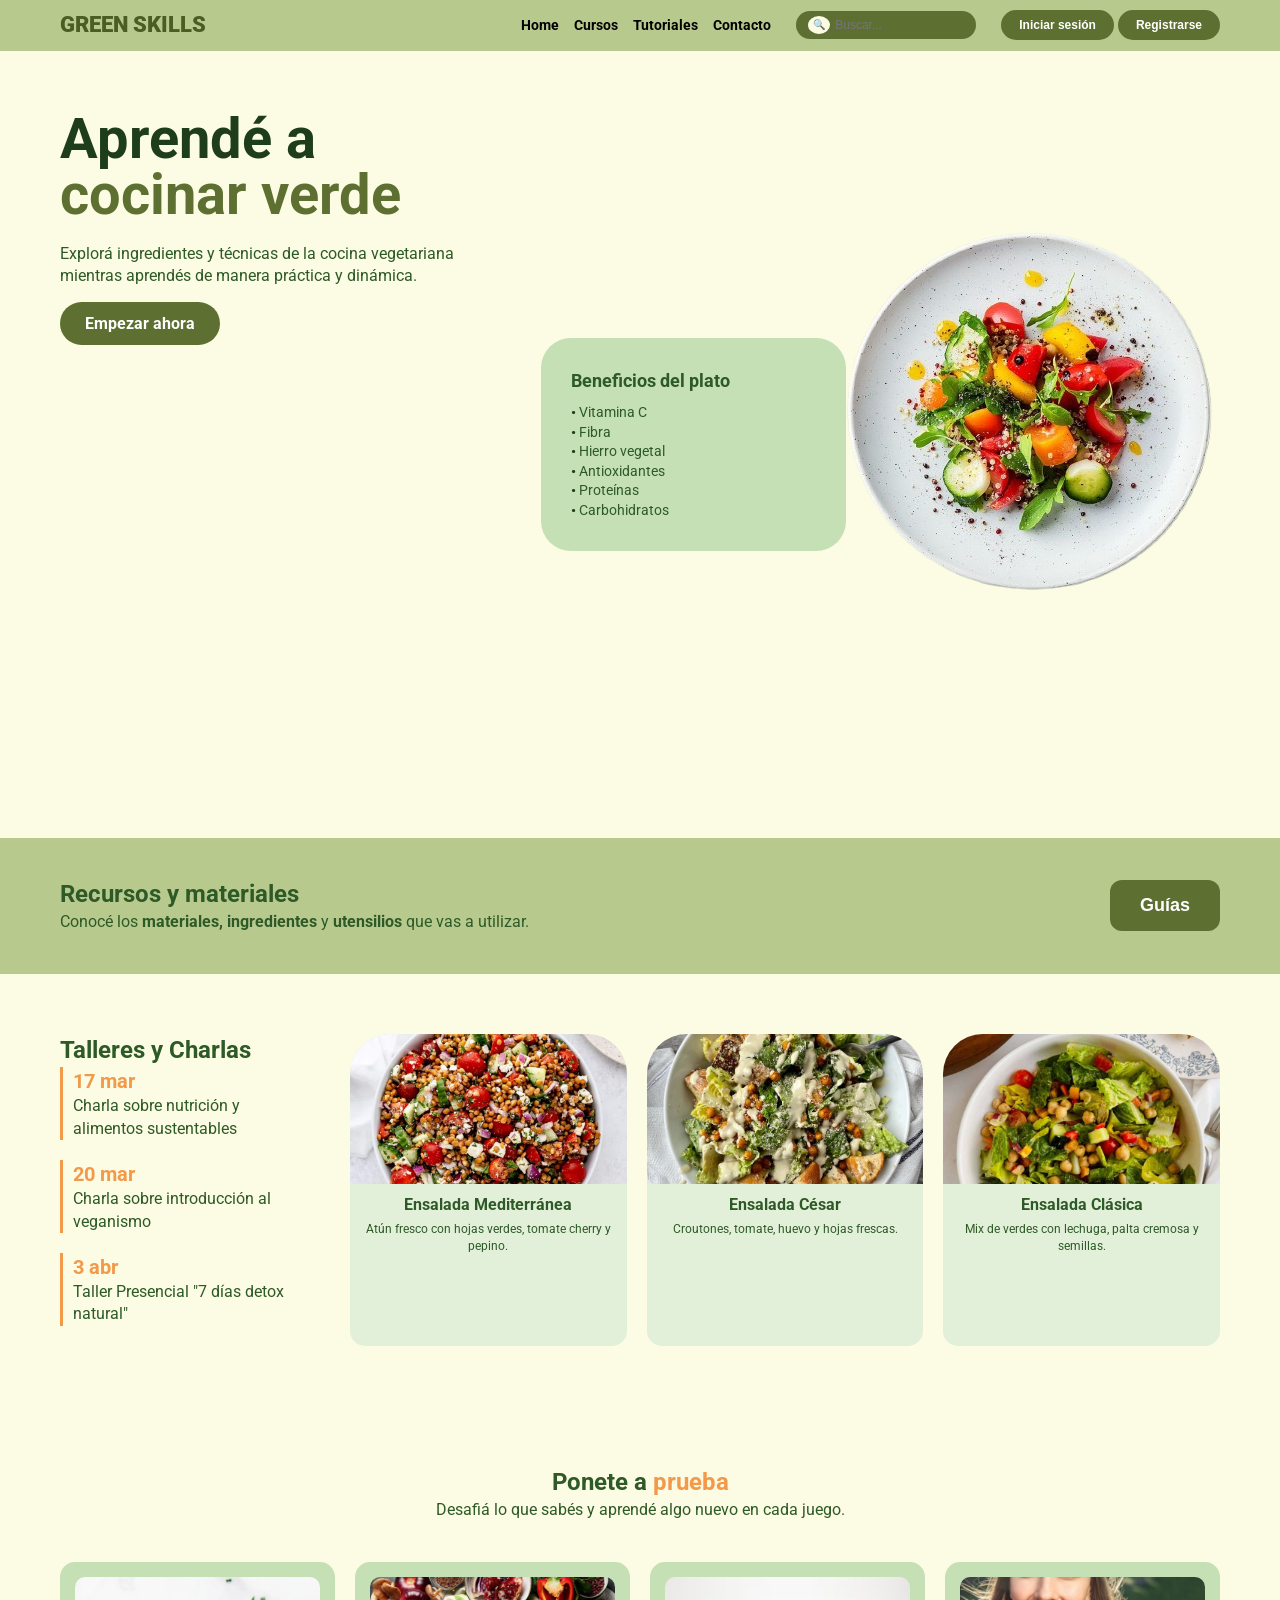
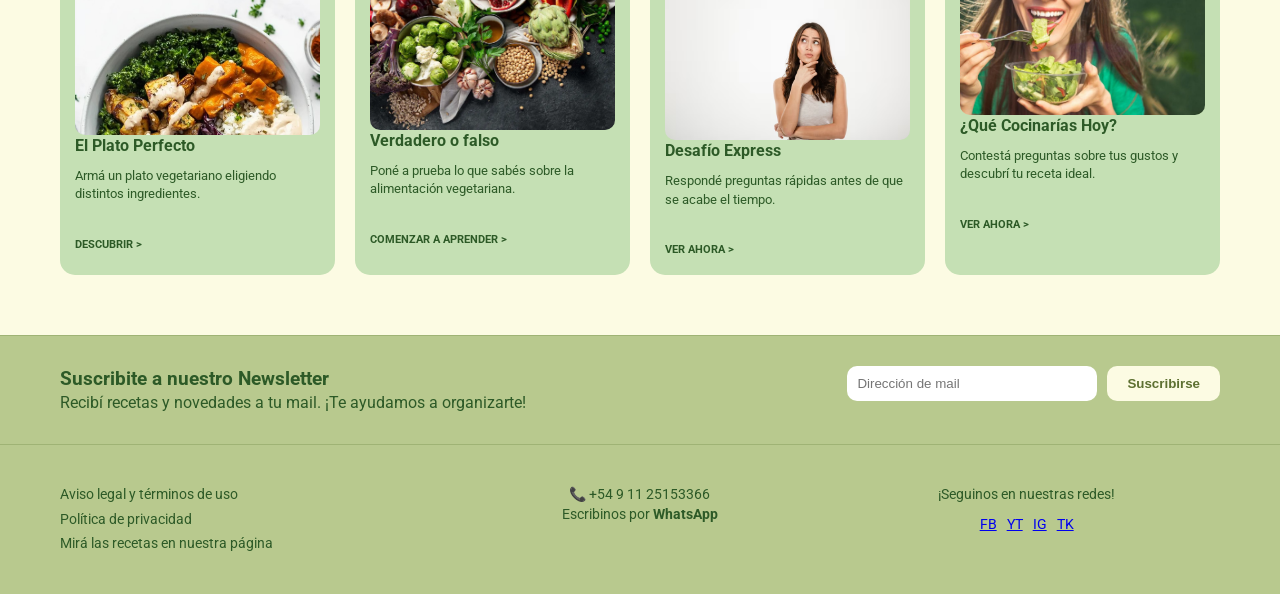
<file: index.html>
<!DOCTYPE html>
<html lang="es">
<head>
    <meta charset="UTF-8">
    <meta name="viewport" content="width=device-width, initial-scale=1.0">
    <title>Green Skills - Inicio</title>
    <link rel="preconnect" href="https://fonts.googleapis.com">
    <link rel="preconnect" href="https://fonts.gstatic.com" crossorigin>
    <link href="https://fonts.googleapis.com/css2?family=Roboto:wght@400;700;900&display=swap" rel="stylesheet">
    <link rel="stylesheet" href="style.css">
</head>
<body>
    <!-- HEADER -->
    <header class="header-principal">
        <div class="contenedor-centrado header-flex">
            <a href="index.html" id="logo-texto">GREEN SKILLS</a>
            <section class="header-derecha"> 
                <nav id="principal1">
                    <ul>
                        <li><a href="index.html">Home</a></li>
                        <li><a href="cursos.html">Cursos</a></li>
                        <li><a href="tutoriales.html">Tutoriales</a></li>
                        <li><a href="contacto.html">Contacto</a></li>
                    </ul>
                </nav>
                <div class="search-bar">
                    <span class="lupa">🔍</span>
                    <input type="text" placeholder="Buscar...">
                </div>
                <div class="botones-auth">
                    <button class="btn-login">Iniciar sesión</button>
                    <button class="btn-reg">Registrarse</button>
                </div>
    </header>
    <main>
        <!-- HERO -->
        <section class="seccion-hero">
            <div class="contenedor-centrado hero-flex">
                <div class="hero-texto">
                    <h1>Aprendé a <span>cocinar verde</span></h1>
                    <p>Explorá ingredientes y técnicas de la cocina vegetariana mientras aprendés de manera práctica y dinámica.</p>
                    <a href="#" class="boton-principal">Empezar ahora</a>

                </div>
                <div class="hero-visual">
                    <aside class="cuadro-beneficios">
                        <h3>Beneficios del plato</h3>
                        <ul>
                            <li>Vitamina C</li>
                            <li>Fibra</li>
                            <li>Hierro vegetal</li>
                            <li>Antioxidantes</li>
                            <li>Proteínas</li>
                            <li>Carbohidratos</li>
                        </ul>
                    </aside>
                    <img src="fotos/platoprincipal.png" alt="Plato de ensalada fresca" class="plato-overlap">
                </div>
        </section>

        <!-- RECURSOS -->
        <section class="seccion-recursos">
            <div class="contenedor-centrado recursos-flex">
                <div class="texto-recursos">
                    <h2>Recursos y materiales</h2>
                    <p>Conocé los <strong>materiales, ingredientes</strong> y <strong>utensilios</strong> que vas a utilizar.</p>
            </div>
                <div class="botones-recursos">
                    <!-- Envolvemos el botón con el enlace al nuevo archivo -->
                    <a href="guias.html" style="text-decoration: none;">
                        <button class="pildora-oscura">Guías</button>
                    </a>
                </div>
        </section>
        <!-- TALLERES -->
        <section class="seccion-talleres">
            <div class="contenedor-centrado talleres-layout">
                <div class="lista-fechas">
                    <h2>Talleres y Charlas</h2>
                    <article class="item-fecha"><strong>17 mar</strong> <p>Charla sobre nutrición y alimentos sustentables</p></article>
                    <article class="item-fecha"><strong>20 mar</strong> <p>Charla sobre introducción al veganismo</p></article>
                    <article class="item-fecha"><strong>3 abr</strong> <p>Taller Presencial "7 días detox natural"</p></article>
                </div>
                <div class="grilla-talleres">
                    <article class="tarjeta-taller">
                        <img src="fotos/ensaladamed.jpg" alt="Ensalada Mediterránea">
                        <h3>Ensalada Mediterránea</h3>
                        <p>Atún fresco con hojas verdes, tomate cherry y pepino.</p>
                    </article>
                    <article class="tarjeta-taller">
                        <img src="fotos/ensaladacesar.jpg" alt="Ensalada César">
                        <h3>Ensalada César</h3>
                        <p>Croutones, tomate, huevo y hojas frescas.</p>
                    </article>
                    <article class="tarjeta-taller">
                        <img src="fotos/ensaladaclasica.jpg" alt="Ensalada Clásica">
                        <h3>Ensalada Clásica</h3>
                        <p>Mix de verdes con lechuga, palta cremosa y semillas.</p>
                    </article>
                </div>
        </section>
        <!-- JUEGOS -->
        <section class="seccion-juegos">
            <div class="contenedor-centrado">
                <div class="titulo-juegos">
                    <h2>Ponete a <span>prueba</span></h2>
                    <p>Desafiá lo que sabés y aprendé algo nuevo en cada juego.</p>
                </div>
                <div class="grilla-juegos">
                    <article class="tarjeta-juego">
                        <figure><img src="fotos/platoperfecto.jpg" alt="Miniatura Juego El Plato Perfecto"></figure>
                        <h4>El Plato Perfecto</h4>
                        <p>Armá un plato vegetariano eligiendo distintos ingredientes.</p>
                        <a href="#">DESCUBRIR ></a>
                    </article>
                    <article class="tarjeta-juego">
                        <figure><img src="fotos/verdaderoofalso.jpg" alt="Miniatura Juego Verdadero o Falso"></figure>
                        <h4>Verdadero o falso</h4>
                        <p>Poné a prueba lo que sabés sobre la alimentación vegetariana.</p>
                        <a href="#">COMENZAR A APRENDER ></a>
                    </article>
                    <article class="tarjeta-juego">
                        <figure><img src="fotos/desafio.jpg" alt="Miniatura Juego Desafío Express"></figure>
                        <h4>Desafío Express</h4>
                        <p>Respondé preguntas rápidas antes de que se acabe el tiempo.</p>
                        <a href="#">VER AHORA ></a>
                    </article>
                    <article class="tarjeta-juego">
                        <figure><img src="fotos/cocinarashoy.jpg" alt="Miniatura Juego Receta Ideal"></figure>
                        <h4>¿Qué Cocinarías Hoy?</h4>
                        <p>Contestá preguntas sobre tus gustos y descubrí tu receta ideal.</p>
                        <a href="#">VER AHORA ></a>
                    </article>
                </div>
        </section>
    </main>
    <!-- FOOTER -->
    <footer class="footer-total">
    <div class="newsletter">
        <div class="contenedor-centrado news-flex">
            <div class="texto-news">
                <h3>Suscribite a nuestro Newsletter</h3>
                <p>Recibí recetas y novedades a tu mail. ¡Te ayudamos a organizarte!</p>
            </div>
            <div class="input-group">
                <input type="email" id="email-input" placeholder="Dirección de mail" aria-label="Correo electrónico">
                <button id="btn-suscribir" class="btn-footer">Suscribirse</button>
            </div>
            <p id="msg-feedback" style="display: none; margin-top: 10px;"></p>
        </div>
    </div>

    <div class="footer-datos">
        <div class="contenedor-centrado footer-grid">
            <div class="footer-links">
                <a href="#">Aviso legal y términos de uso</a>
                <a href="#">Política de privacidad</a>
                <a href="#">Mirá las recetas en nuestra página</a>
            </div>
            <div class="footer-contacto">
                <p>📞 +54 9 11 25153366</p>
                <p>Escribinos por <strong>WhatsApp</strong></p>
            </div>
            <div class="footer-redes">
                <p>¡Seguinos en nuestras redes!</p>
                <div class="iconos-redes">
                    <a href="https://www.facebook.com/EasyVeggieIdeas/">FB</a> 
                    <a href="https://www.youtube.com/@vidavegana">YT</a> 
                    <a href="https://www.instagram.com/vegan/">IG</a> 
                    <a href="https://www.tiktok.com/@feedyoursoul____?_r=1&_t=ZT-967Yb3nEdzh">TK</a>
                </div>
            </div>
        </div>
    </div>
</footer>

<script src="main.js"></script>
</file>
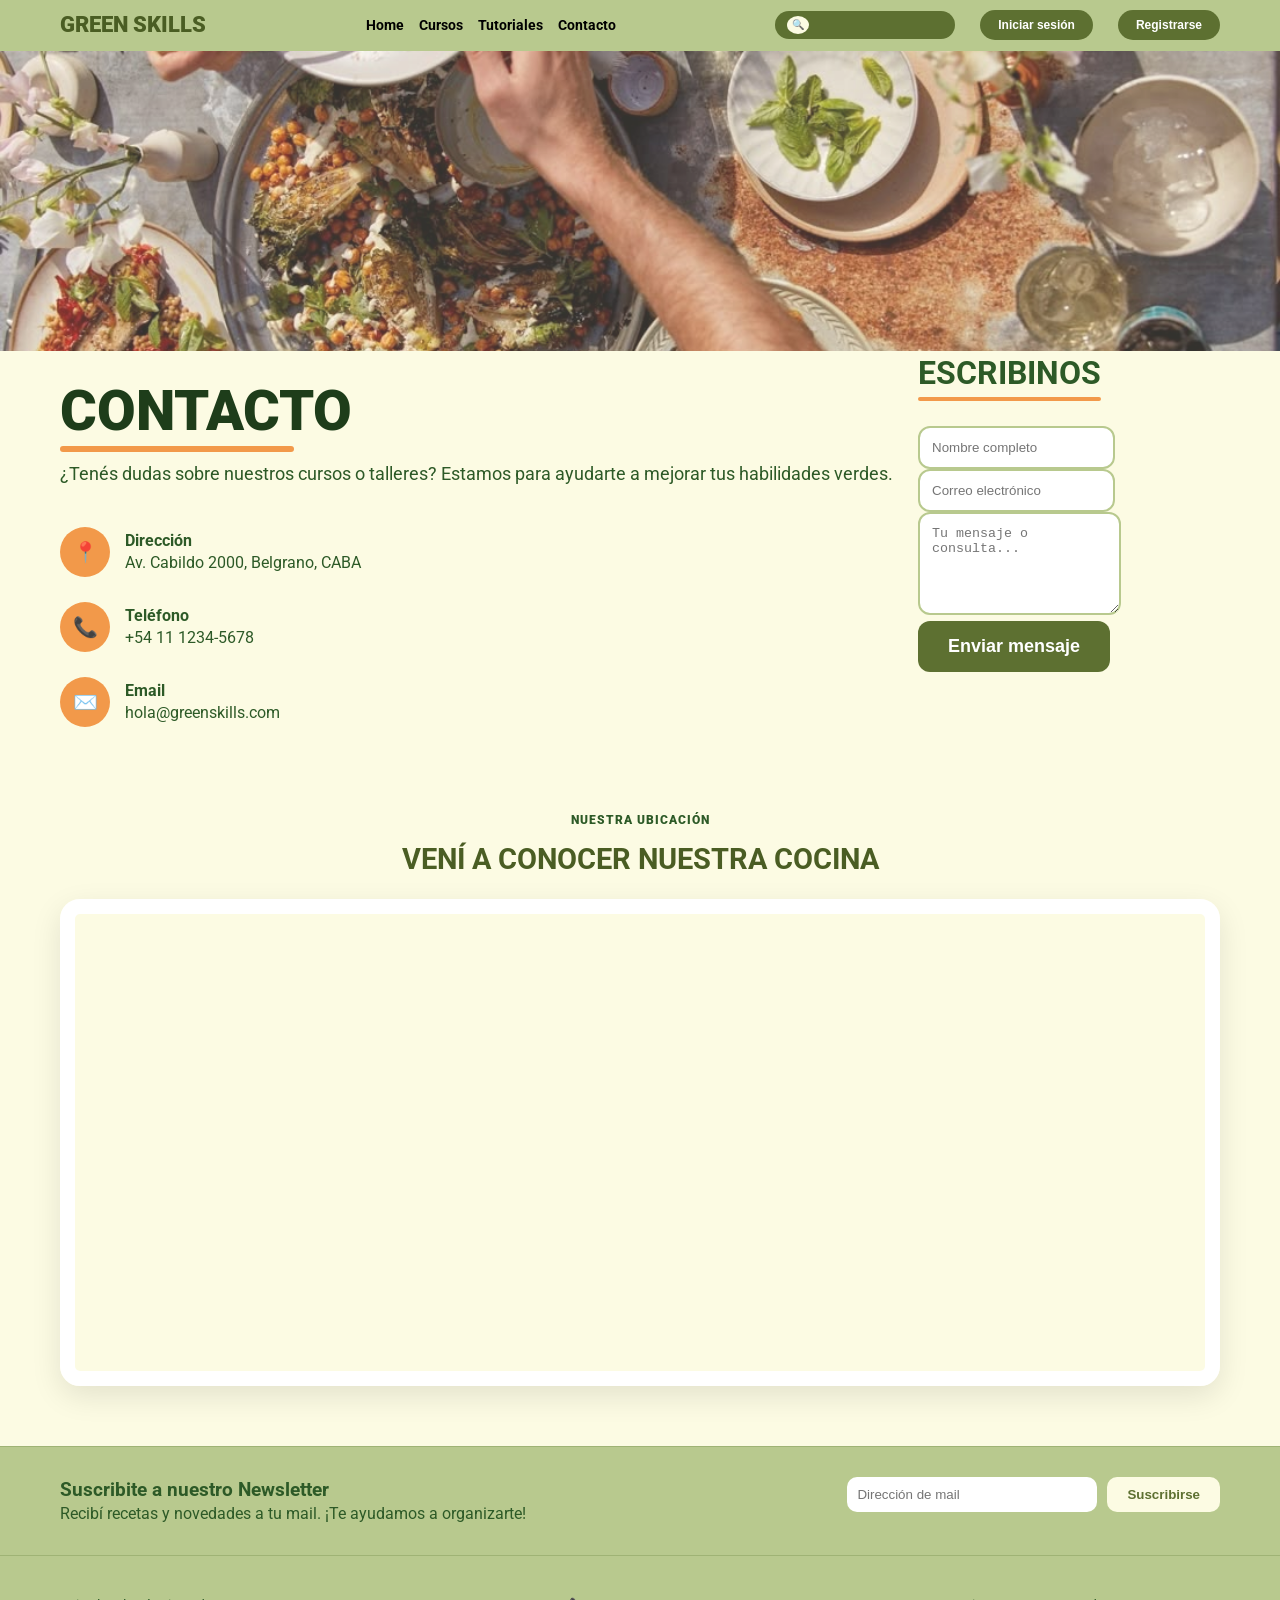
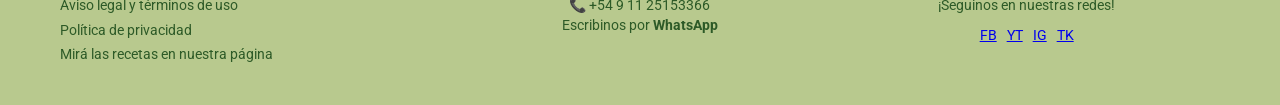
<file: contacto.html>
<!DOCTYPE html>
<html lang="es">
<head>
    <meta charset="UTF-8">
    <meta name="viewport" content="width=device-width, initial-scale=1.0">
    <title>Green Skills - Contacto</title>
    <link rel="preconnect" href="https://fonts.googleapis.com">
    <link rel="preconnect" href="https://fonts.gstatic.com" crossorigin>
    <link href="https://fonts.googleapis.com/css2?family=Roboto:wght@400;500;700;900&display=swap" rel="stylesheet">
    <link rel="stylesheet" href="style.css">
</head>
<body>
    <header class="header-principal">
        <div class="contenedor-centrado header-flex">
            <div id="logo">
                <a href="index.html" id="logo-texto">GREEN SKILLS</a>
            </div>
            <nav id="principal">
                <ul>
                    <li><a href="index.html">Home</a></li>
                    <li><a href="cursos.html">Cursos</a></li>
                    <li><a href="tutoriales.html">Tutoriales</a></li>
                    <li><a href="contacto.html">Contacto</a></li>
                </ul>
            </nav>
            <div class="header-derecha">
                <div class="search-bar">
                    <span class="lupa">🔍</span>
                    <input type="text">
                </div>
                <button class="btn-login">Iniciar sesión</button>
                <button class="btn-reg">Registrarse</button>
            </div>
        </div>
    </header>

    <main>
        <!-- HERO DE CONTACTO -->
        <section class="hero-contacto-img">
            <img src="fotos/fotocontacto.jpg" alt="Cocina vegetal">
        </section>

        <section class="contenedor-centrado seccion-contacto-layout">
            <!-- COLUMNA IZQUIERDA: INFORMACIÓN -->
            <div class="contacto-info-lado">
                <h1 class="titulo-subrayado">CONTACTO</h1>
                <p class="bajada-contacto">¿Tenés dudas sobre nuestros cursos o talleres? Estamos para ayudarte a mejorar tus habilidades verdes.</p>
                
                <div class="info-bloque">
                    <div class="icono-circular">📍</div>
                    <div class="texto-bloque">
                        <strong>Dirección</strong>
                        <span>Av. Cabildo 2000, Belgrano, CABA</span>
                    </div>
                </div>

                <div class="info-bloque">
                    <div class="icono-circular">📞</div>
                    <div class="texto-bloque">
                        <strong>Teléfono</strong>
                        <span>+54 11 1234-5678</span>
                    </div>
                </div>

                <div class="info-bloque">
                    <div class="icono-circular">✉️</div>
                    <div class="texto-bloque">
                        <strong>Email</strong>
                        <span>hola@greenskills.com</span>
                    </div>
                </div>
            </div> <!-- Cierre contacto-info-lado -->

            <!-- COLUMNA DERECHA: FORMULARIO -->
            <div class="contacto-form-lado">
                <h2 class="subrayado-naranja">ESCRIBINOS</h2>
                <form action="#" class="formulario-estilizado">
                    <div class="campo">
                        <input type="text" placeholder="Nombre completo" required>
                    </div>
                    <div class="campo">
                        <input type="email" placeholder="Correo electrónico" required>
                    </div>
                    <div class="campo">
                        <textarea placeholder="Tu mensaje o consulta..." rows="5"></textarea>
                    </div>
                    <button type="submit" class="pildora-oscura">Enviar mensaje</button>
                </form>
            </div>
        </section>

        <!-- SECCIÓN MAPA -->
        <section class="mapa-seccion">
            <div class="contenedor-centrado">
                <div class="encabezado-mapa">
                    <span class="tagline">Nuestra ubicación</span>
                    <h2>VENÍ A CONOCER NUESTRA COCINA</h2>
                </div>
                <div class="contenedor-mapa">
                    <iframe src="https://www.google.com/maps/embed?pb=!1m18!1m12!1m3!1d52571.24530315059!2d-58.4597578941868!3d-34.56107876430695!2m3!1f0!2f0!3f0!3m2!1i1024!2i768!4f13.1!3m3!1m2!1s0x95bcb5fb89c4b4cd%3A0x75c7faebfe065f0!2sPuerta!5e0!3m2!1sen!2sar!4v1778044311161!5m2!1sen!2sar" width="100%" height="450" style="border:0;" allowfullscreen="" loading="lazy" referrerpolicy="no-referrer-when-downgrade"></iframe>
                </div>
            </div>
        </section>
    </main>

    <!-- FOOTER FINAL -->
    <footer class="footer-total">
    <div class="newsletter">
        <div class="contenedor-centrado news-flex">
            <div class="texto-news">
                <h3>Suscribite a nuestro Newsletter</h3>
                <p>Recibí recetas y novedades a tu mail. ¡Te ayudamos a organizarte!</p>
            </div>
            <div class="input-group">
                <input type="email" id="email-input" placeholder="Dirección de mail" aria-label="Correo electrónico">
                <button id="btn-suscribir" class="btn-footer">Suscribirse</button>
            </div>
            <p id="msg-feedback" style="display: none; margin-top: 10px;"></p>
        </div>
    </div>

    <div class="footer-datos">
        <div class="contenedor-centrado footer-grid">
            <div class="footer-links">
                <a href="#">Aviso legal y términos de uso</a>
                <a href="#">Política de privacidad</a>
                <a href="#">Mirá las recetas en nuestra página</a>
            </div>
            <div class="footer-contacto">
                <p>📞 +54 9 11 25153366</p>
                <p>Escribinos por <strong>WhatsApp</strong></p>
            </div>
            <div class="footer-redes">
                <p>¡Seguinos en nuestras redes!</p>
                <div class="iconos-redes">
                    <a href="https://www.facebook.com/EasyVeggieIdeas/">FB</a> 
                    <a href="https://www.youtube.com/@vidavegana">YT</a> 
                    <a href="https://www.instagram.com/vegan/">IG</a> 
                    <a href="https://www.tiktok.com/@feedyoursoul____?_r=1&_t=ZT-967Yb3nEdzh">TK</a>
                </div>
            </div>
        </div>
    </div>
</footer>

<script src="main.js"></script>
</file>
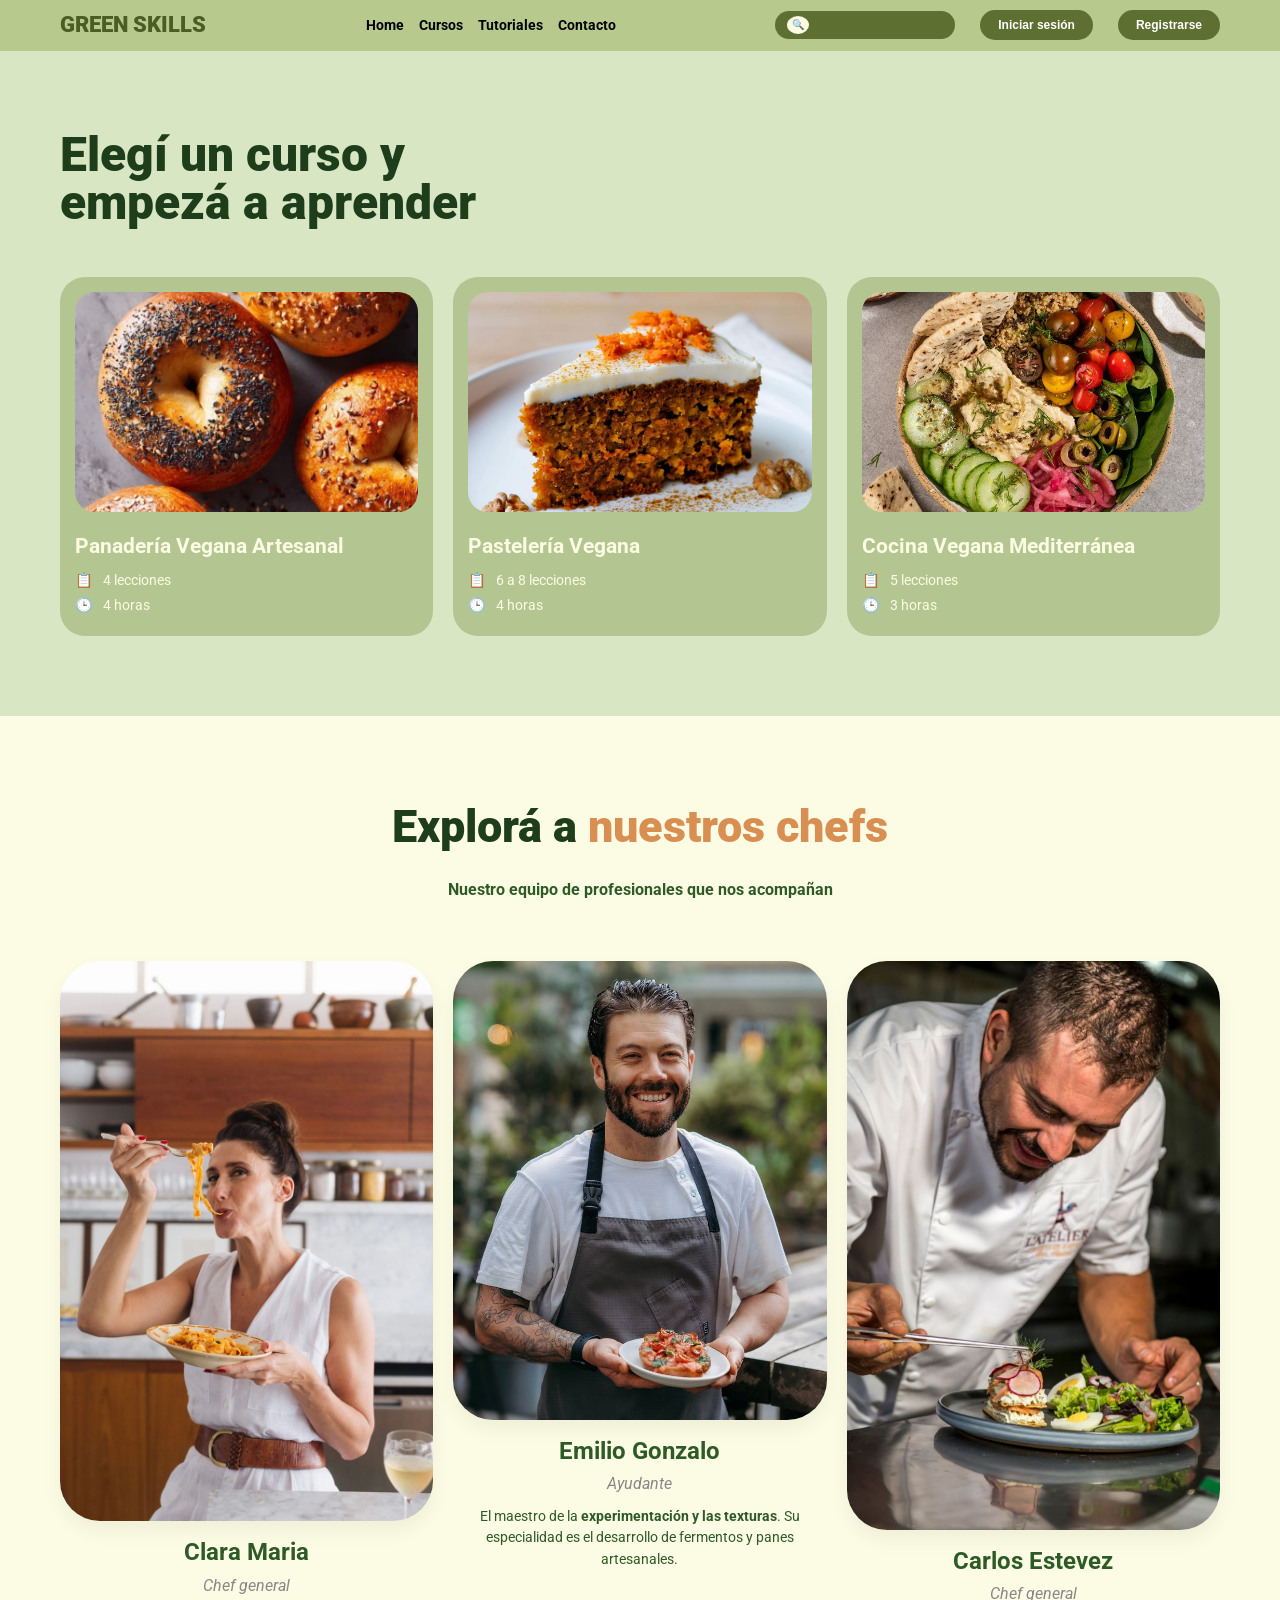
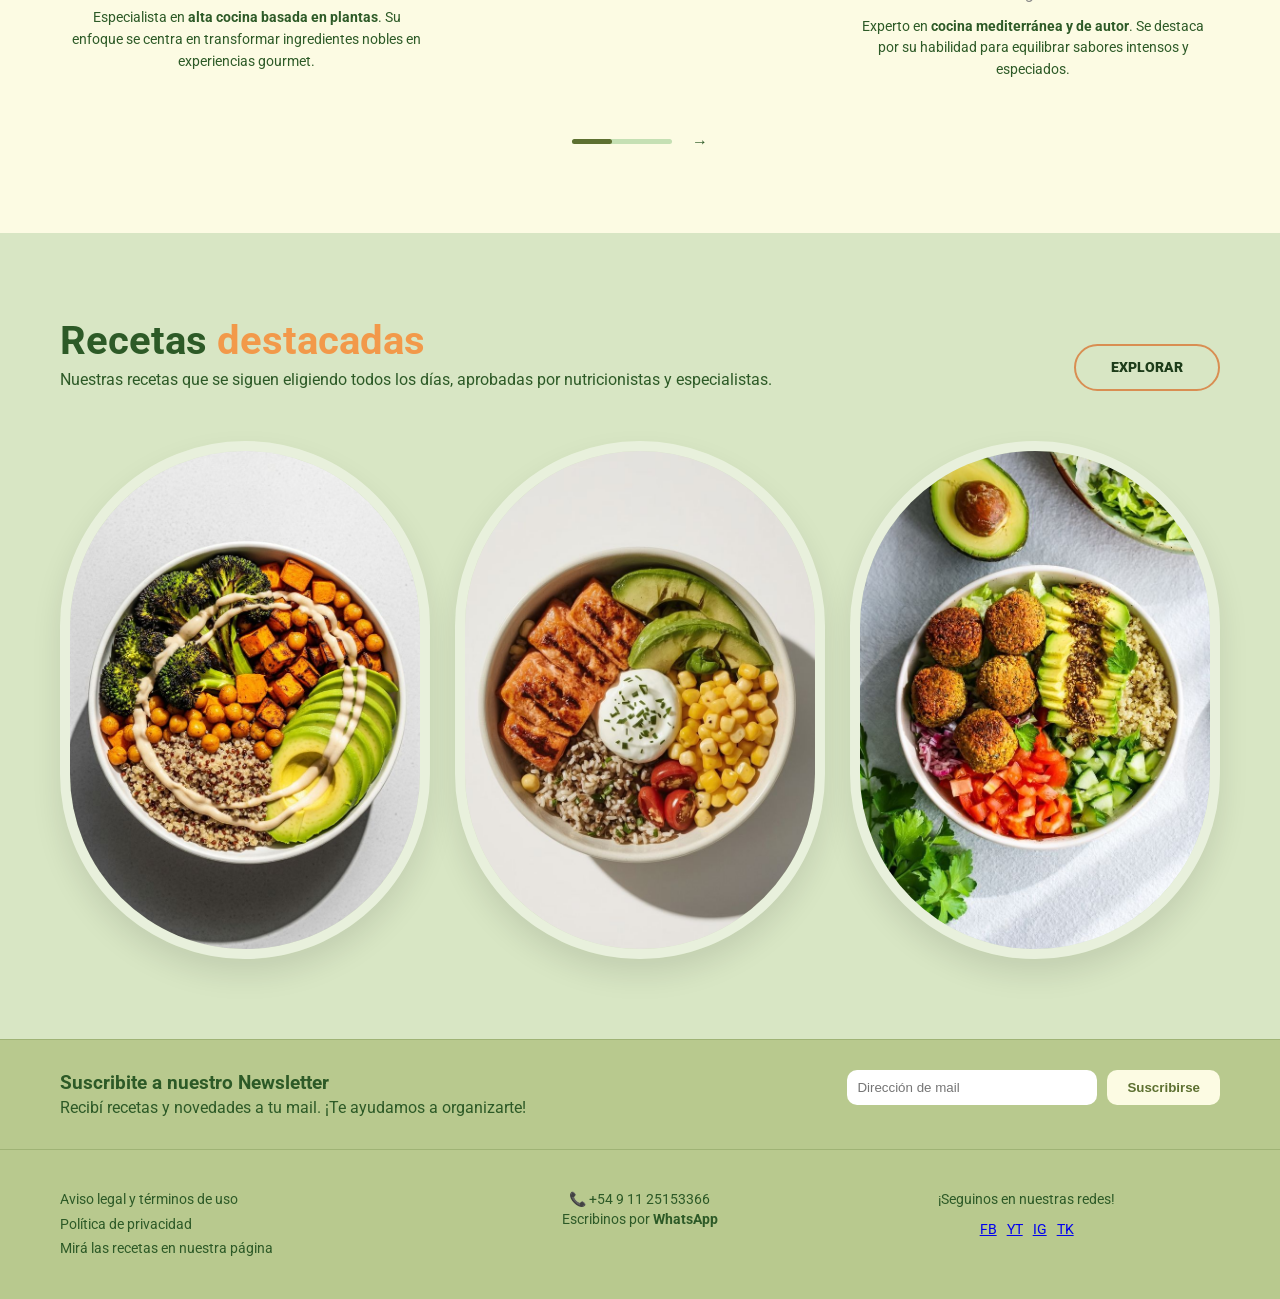
<file: cursos.html>
<!DOCTYPE html>
<html lang="es">
<head>
    <meta charset="UTF-8">
    <meta name="viewport" content="width=device-width, initial-scale=1.0">
    <title>Green Skills - Cursos</title>
    <link rel="preconnect" href="https://fonts.googleapis.com">
    <link rel="preconnect" href="https://fonts.gstatic.com" crossorigin>
    <link href="https://fonts.googleapis.com/css2?family=Roboto:wght@400;700;900&display=swap" rel="stylesheet">
    <link rel="stylesheet" href="style.css">
</head>
<body>
<header class="header-principal">
    <div class="contenedor-centrado header-flex">
        <div id="logo" style="display: flex; align-items: center; gap: 10px;">
            <a href="index.html" id="logo-texto">GREEN SKILLS</a>
        </div>
        <nav id="principal">
            <ul>
                <li><a href="index.html">Home</a></li>
                <li><a href="cursos.html">Cursos</a></li>
                <li><a href="tutoriales.html">Tutoriales</a></li>
                <li><a href="contacto.html">Contacto</a></li>
            </ul>
        </nav>
        <div class="header-derecha">
            <div class="search-bar">
                <span class="lupa">🔍</span>
                <input type="text">
            </div>
            <button class="btn-login">Iniciar sesión</button>
            <button class="btn-reg">Registrarse</button>
        </div>
    </div> </header>

<main>
    <section class="seccion-cursos-v2">
        <div class="contenedor-centrado">
            <h2 class="titulo-principal-cursos">Elegí un curso y <br> empezá a aprender</h2>
            
            <div class="grilla-cursos-v2">
                <article class="card-v2">
                    <img src="fotos/bagels.jpg" alt="Panadería Vegana">
                    <div class="card-v2-contenido">
                        <h3>Panadería Vegana Artesanal</h3>
                        <p><span class="icon">📋</span> 4 lecciones</p>
                        <p><span class="icon">🕒</span> 4 horas</p>
                    </div>
                </article>

                <article class="card-v2">
                    <img src="fotos/torta.jpg" alt="Pastelería Vegana">
                    <div class="card-v2-contenido">
                        <h3>Pastelería Vegana</h3>
                        <p><span class="icon">📋</span> 6 a 8 lecciones</p>
                        <p><span class="icon">🕒</span> 4 horas</p>
                    </div>
                </article>

                <article class="card-v2">
                    <img src="fotos/cocinameditaraneo.jpg" alt="Cocina Mediterránea">
                    <div class="card-v2-contenido">
                        <h3>Cocina Vegana Mediterránea</h3>
                        <p><span class="icon">📋</span> 5 lecciones</p>
                        <p><span class="icon">🕒</span> 3 horas</p>
                    </div>
                </article>
            </div> </div> </section>

    <section class="seccion-chefs-v2">
        <div class="contenedor-centrado">
            <div class="encabezado-v2">
                <h2>Explorá a <span class="naranja">nuestros chefs</span></h2>
                <p class="negrita">Nuestro equipo de profesionales que nos acompañan</p>
            </div>
            <div class="grilla-chefs-v2">
                <div class="chef-item">
                    <img src="fotos/chefmaria.jpg" alt="Clara Maria">
                    <h4>Clara Maria</h4>
                    <p class="puesto-chef">Chef general</p>
                    <p class="desc-chef">Especialista en <strong>alta cocina basada en plantas</strong>. Su enfoque se centra en transformar ingredientes nobles en experiencias gourmet.</p>
                </div>
                <div class="chef-item">
                    <img src="fotos/chefemilio.jpg" alt="Emilio Gonzalo">
                    <h4>Emilio Gonzalo</h4>
                    <p class="puesto-chef">Ayudante</p>
                    <p class="desc-chef">El maestro de la <strong>experimentación y las texturas</strong>. Su especialidad es el desarrollo de fermentos y panes artesanales.</p>
                </div>
                <div class="chef-item">
                    <img src="fotos/chefcarlos.jpg" alt="Carlos Estevez">
                    <h4>Carlos Estevez</h4>
                    <p class="puesto-chef">Chef general</p>
                    <p class="desc-chef">Experto en <strong>cocina mediterránea y de autor</strong>. Se destaca por su habilidad para equilibrar sabores intensos y especiados.</p>
                </div>
            </div>   
            <div class="controles-v2">
                <div class="linea-progreso">
                    <div class="progreso-activo"></div>
                </div>
                <span class="flecha-circular">→</span>
            </div>
        </div>
    </section>

    <section class="recetas-destacadas-v2">
        <div class="contenedor-centrado">
            <div class="flex-encabezado-recetas">
                <div class="texto-recetas">
                    <h2>Recetas <span class="naranja">destacadas</span></h2>
                    <p>Nuestras recetas que se siguen eligiendo todos los días, aprobadas por nutricionistas y especialistas.</p>
                </div>
                <a href="#" class="btn-explorar-v2">EXPLORAR</a>
            </div>

            <div class="grilla-platos-v2">
                <div class="plato-wrap"><img src="fotos/platodestacadoone.jpg" alt="Plato"></div>
                <div class="plato-wrap"><img src="fotos/platodesdos.jpg" alt="Plato"></div>
                <div class="plato-wrap"><img src="fotos/platodestres.jpg" alt="Plato"></div>
            </div>
        </div>
    </section>
</main>

<footer class="footer-total">
    <div class="newsletter">
        <div class="contenedor-centrado news-flex">
            <div class="texto-news">
                <h3>Suscribite a nuestro Newsletter</h3>
                <p>Recibí recetas y novedades a tu mail. ¡Te ayudamos a organizarte!</p>
            </div>
            <div class="input-group">
                <input type="email" id="email-input" placeholder="Dirección de mail" aria-label="Correo electrónico">
                <button id="btn-suscribir" class="btn-footer">Suscribirse</button>
            </div>
            <p id="msg-feedback" style="display: none; margin-top: 10px;"></p>
        </div>
    </div>

    <div class="footer-datos">
        <div class="contenedor-centrado footer-grid">
            <div class="footer-links">
                <a href="#">Aviso legal y términos de uso</a>
                <a href="#">Política de privacidad</a>
                <a href="#">Mirá las recetas en nuestra página</a>
            </div>
            <div class="footer-contacto">
                <p>📞 +54 9 11 25153366</p>
                <p>Escribinos por <strong>WhatsApp</strong></p>
            </div>
            <div class="footer-redes">
                <p>¡Seguinos en nuestras redes!</p>
                <div class="iconos-redes">
                    <a href="https://www.facebook.com/EasyVeggieIdeas/">FB</a> 
                    <a href="https://www.youtube.com/@vidavegana">YT</a> 
                    <a href="https://www.instagram.com/vegan/">IG</a> 
                    <a href="https://www.tiktok.com/@feedyoursoul____?_r=1&_t=ZT-967Yb3nEdzh">TK</a>
                </div>
            </div>
        </div>
    </div>
</footer>

<script src="main.js"></script>
</file>
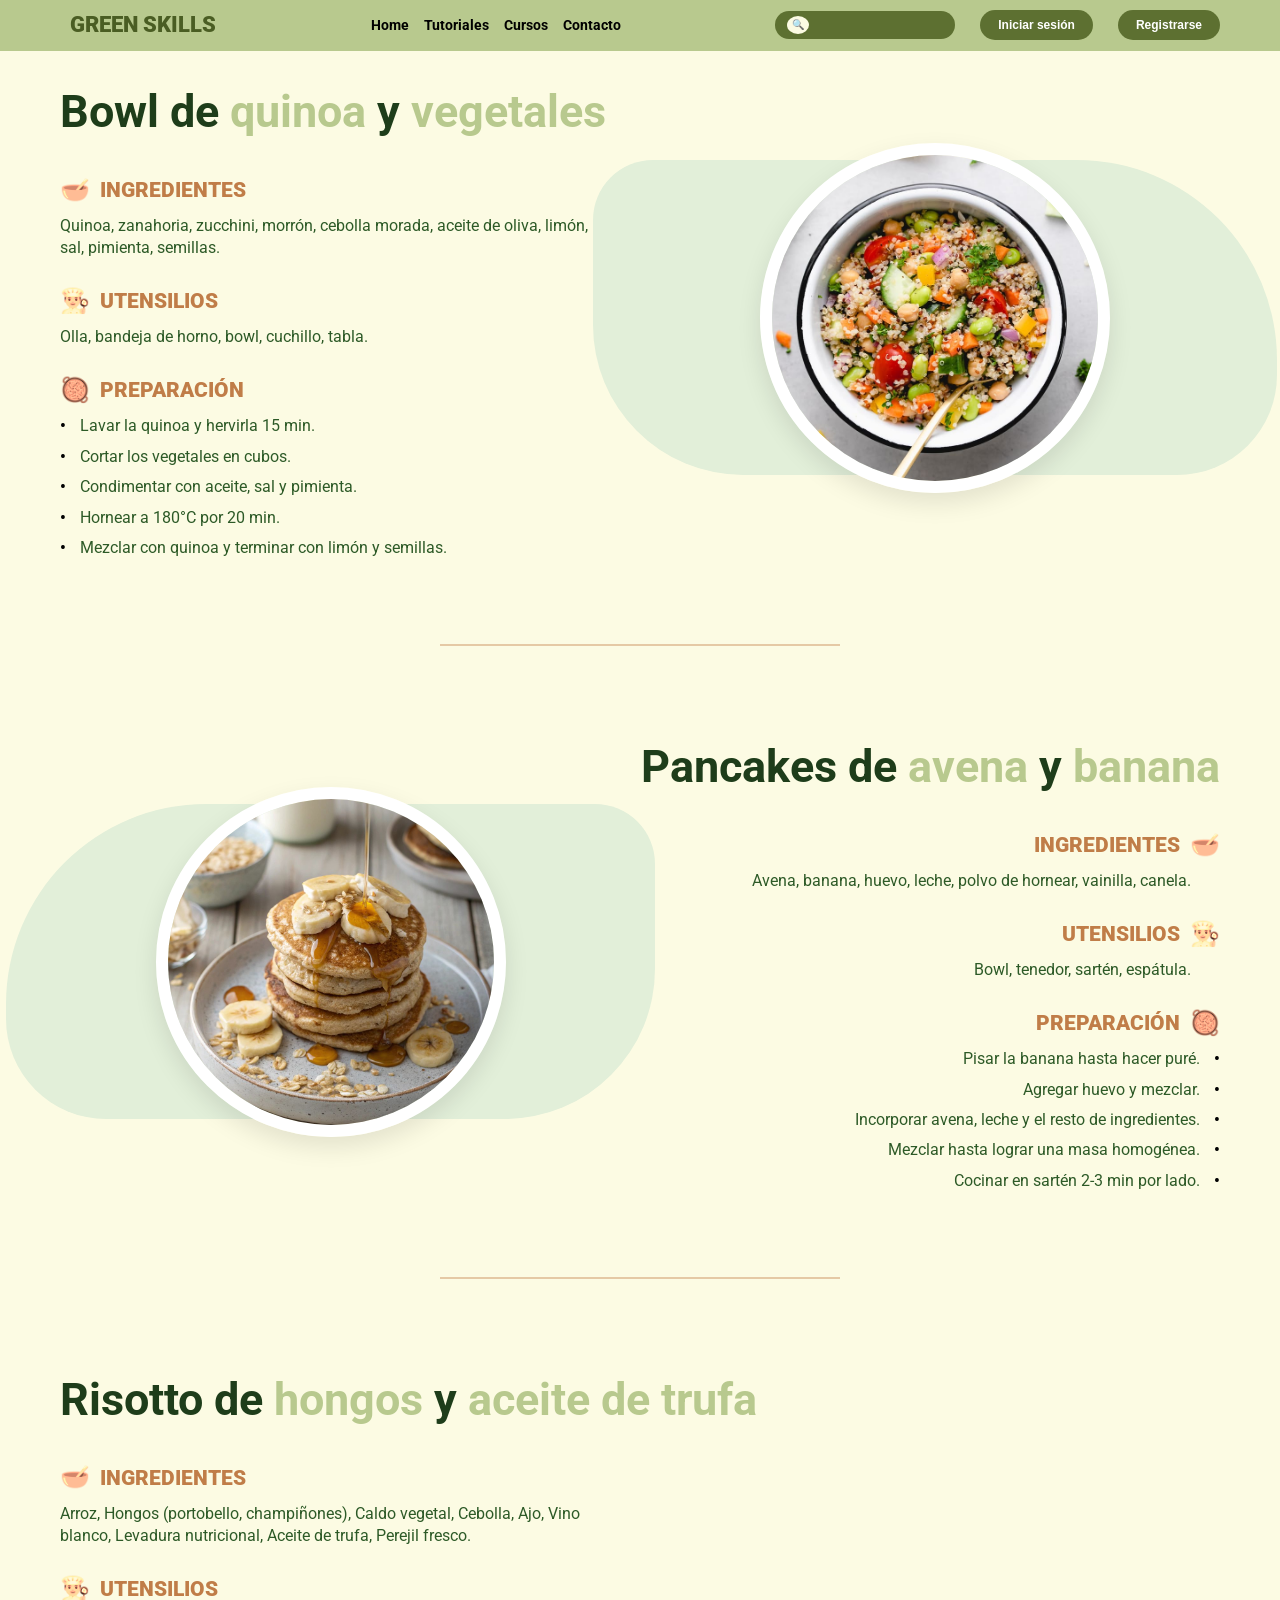
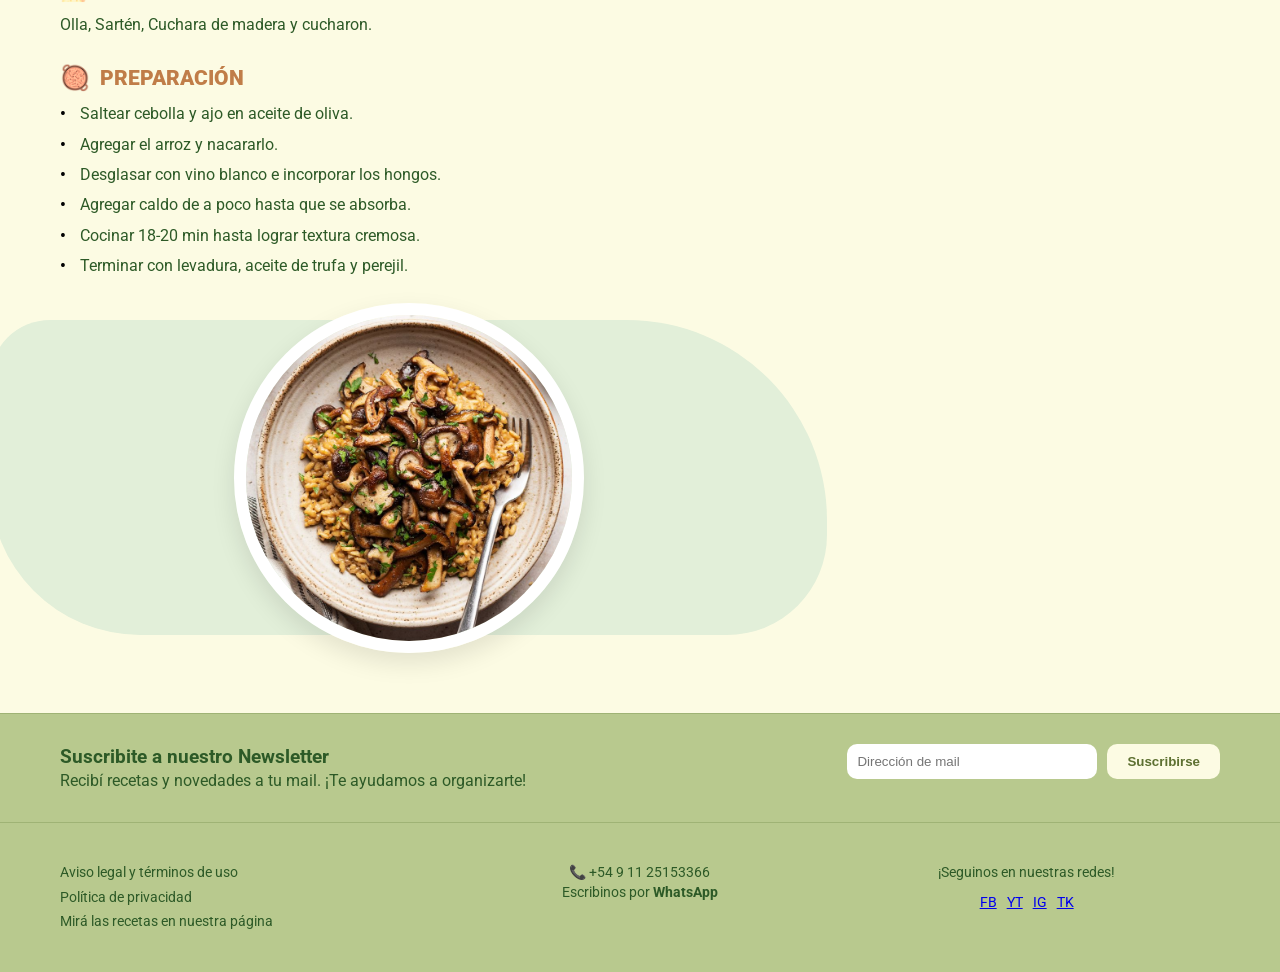
<file: guias.html>
<!DOCTYPE html>
<html lang="es">
<head>
    <meta charset="UTF-8">
    <meta name="viewport" content="width=device-width, initial-scale=1.0">
    <title>Green Skills - Guías de Cocina</title>
    <link rel="preconnect" href="https://fonts.googleapis.com">
    <link rel="preconnect" href="https://fonts.gstatic.com" crossorigin>
    <link href="https://fonts.googleapis.com/css2?family=Roboto:wght@400;700;900&display=swap" rel="stylesheet">
    <link rel="stylesheet" href="style.css">
</head>
<body>

    <header class="header-principal">
        <!-- Reutilizamos tu header estándar -->
        <div class="contenedor-centrado header-flex">
            <div id="logo" style="display: flex; align-items: center; gap: 10px;">
                <a href="index.html">
                </a>
                <span id="logo-texto">GREEN SKILLS</span>
            </div>
            <nav id="principal">
                <ul>
                    <li><a href="index.html">Home</a></li>
                    <li><a href="tutoriales.html">Tutoriales</a></li>
                    <li><a href="cursos.html">Cursos</a></li>
                    <li><a href="contacto.html">Contacto</a></li>
                </ul>
            </nav>
            <div class="header-derecha">
                <div class="search-bar">
                    <span class="lupa">🔍</span>
                    <input type="text">
                </div>
                <button class="btn-login">Iniciar sesión</button>
                <button class="btn-reg">Registrarse</button>
            </div>
    </header>
   <main class="contenedor-centrado seccion-guias">
    
    <!-- RECETA 1: IZQUIERDA -->
    <article class="receta-card">
        <div class="receta-contenido">
            <h2 class="receta-titulo">Bowl de <span>quinoa</span> y <span>vegetales</span></h2>
            
            <div class="receta-info">
                <h3 class="subtitulo-icono"><span class="emoji">🥣</span> INGREDIENTES</h3>
                <p>Quinoa, zanahoria, zucchini, morrón, cebolla morada, aceite de oliva, limón, sal, pimienta, semillas.</p>
            </div>

            <div class="receta-info">
                <h3 class="subtitulo-icono"><span class="emoji">👨‍🍳</span> UTENSILIOS</h3>
                <p>Olla, bandeja de horno, bowl, cuchillo, tabla.</p>
            </div>

            <div class="receta-info">
                <h3 class="subtitulo-icono"><span class="emoji">🥘</span> PREPARACIÓN</h3>
                <ul class="lista-pasos">
                    <li>Lavar la quinoa y hervirla 15 min.</li>
                    <li>Cortar los vegetales en cubos.</li>
                    <li>Condimentar con aceite, sal y pimienta.</li>
                    <li>Hornear a 180°C por 20 min.</li>
                    <li>Mezclar con quinoa y terminar con limón y semillas.</li>
                </ul>
            </div>
        </div>

        <div class="receta-visual">
            <div class="forma-fondo"></div>
            <div class="marco-circular">
                <img src="fotos/plaatoqionua.jpg" alt="Bowl de quinoa">
            </div>
        </div>
    </article>

    <hr class="separador-receta">

    <!-- RECETA 2: DERECHA (Inversa) -->
    <article class="receta-card inversa">
        <div class="receta-contenido">
            <h2 class="receta-titulo">Pancakes de <span>avena</span> y <span>banana</span></h2>
            
            <div class="receta-info">
                <h3 class="subtitulo-icono">INGREDIENTES <span class="emoji">🥣</span></h3>
                <p>Avena, banana, huevo, leche, polvo de hornear, vainilla, canela.</p>
            </div>

            <div class="receta-info">
                <h3 class="subtitulo-icono">UTENSILIOS <span class="emoji">👨‍🍳</span></h3>
                <p>Bowl, tenedor, sartén, espátula.</p>
            </div>

            <div class="receta-info">
                <h3 class="subtitulo-icono">PREPARACIÓN <span class="emoji">🥘</span></h3>
                <ul class="lista-pasos">
                    <li>Pisar la banana hasta hacer puré.</li>
                    <li>Agregar huevo y mezclar.</li>
                    <li>Incorporar avena, leche y el resto de ingredientes.</li>
                    <li>Mezclar hasta lograr una masa homogénea.</li>
                    <li>Cocinar en sartén 2-3 min por lado.</li>
                </ul>
            </div>
        </div>

        <div class="receta-visual">
            <div class="forma-fondo"></div>
            <div class="marco-circular">
                <img src="fotos/pancakesavena.jpg" alt="Pancakes de avena">
            </div>
        </div>
    </article>
    <hr class="separador-receta">

    <!-- RECETA 3: IZQUIERDA -->
    <article class="receta-card">
        <div class="receta-contenido">
            <h2 class="receta-titulo">Risotto de <span>hongos</span> y <span>aceite de trufa</span></h2>
            
            <div class="receta-info">
                <h3 class="subtitulo-icono"><span class="emoji">🥣</span> INGREDIENTES</h3>
                <p>Arroz, Hongos (portobello, champiñones), Caldo vegetal, Cebolla, Ajo, Vino blanco, Levadura nutricional, Aceite de trufa, Perejil fresco.</p>
            </div>

            <div class="receta-info">
                <h3 class="subtitulo-icono"><span class="emoji">👨‍🍳</span> UTENSILIOS</h3>
                <p>Olla, Sartén, Cuchara de madera y cucharon.</p>
            </div>

            <div class="receta-info">
                <h3 class="subtitulo-icono"><span class="emoji">🥘</span> PREPARACIÓN</h3>
                <ul class="lista-pasos">
                    <li>Saltear cebolla y ajo en aceite de oliva.</li>
                    <li>Agregar el arroz y nacararlo.</li>
                    <li>Desglasar con vino blanco e incorporar los hongos.</li>
                    <li>Agregar caldo de a poco hasta que se absorba.</li>
                    <li>Cocinar 18-20 min hasta lograr textura cremosa.</li>
                    <li>Terminar con levadura, aceite de trufa y perejil.</li>
                </ul>
        </div>

        <div class="receta-visual">
            <div class="forma-fondo"></div>
            <div class="marco-circular">
                <img src="fotos/risottohongo.jpg" alt="Risotto de hongos">
            </div>
</main>
<!-- FOOTER -->
    <footer class="footer-total">
    <div class="newsletter">
        <div class="contenedor-centrado news-flex">
            <div class="texto-news">
                <h3>Suscribite a nuestro Newsletter</h3>
                <p>Recibí recetas y novedades a tu mail. ¡Te ayudamos a organizarte!</p>
            </div>
            <div class="input-group">
                <input type="email" id="email-input" placeholder="Dirección de mail" aria-label="Correo electrónico">
                <button id="btn-suscribir" class="btn-footer">Suscribirse</button>
            </div>
            <p id="msg-feedback" style="display: none; margin-top: 10px;"></p>
        </div>
    </div>

    <div class="footer-datos">
        <div class="contenedor-centrado footer-grid">
            <div class="footer-links">
                <a href="#">Aviso legal y términos de uso</a>
                <a href="#">Política de privacidad</a>
                <a href="#">Mirá las recetas en nuestra página</a>
            </div>
            <div class="footer-contacto">
                <p>📞 +54 9 11 25153366</p>
                <p>Escribinos por <strong>WhatsApp</strong></p>
            </div>
            <div class="footer-redes">
                <p>¡Seguinos en nuestras redes!</p>
                <div class="iconos-redes">
                    <a href="https://www.facebook.com/EasyVeggieIdeas/">FB</a> 
                    <a href="https://www.youtube.com/@vidavegana">YT</a> 
                    <a href="https://www.instagram.com/vegan/">IG</a> 
                    <a href="https://www.tiktok.com/@feedyoursoul____?_r=1&_t=ZT-967Yb3nEdzh">TK</a>
                </div>
            </div>
        </div>
    </div>
</footer>

<script src="main.js"></script>
</file>
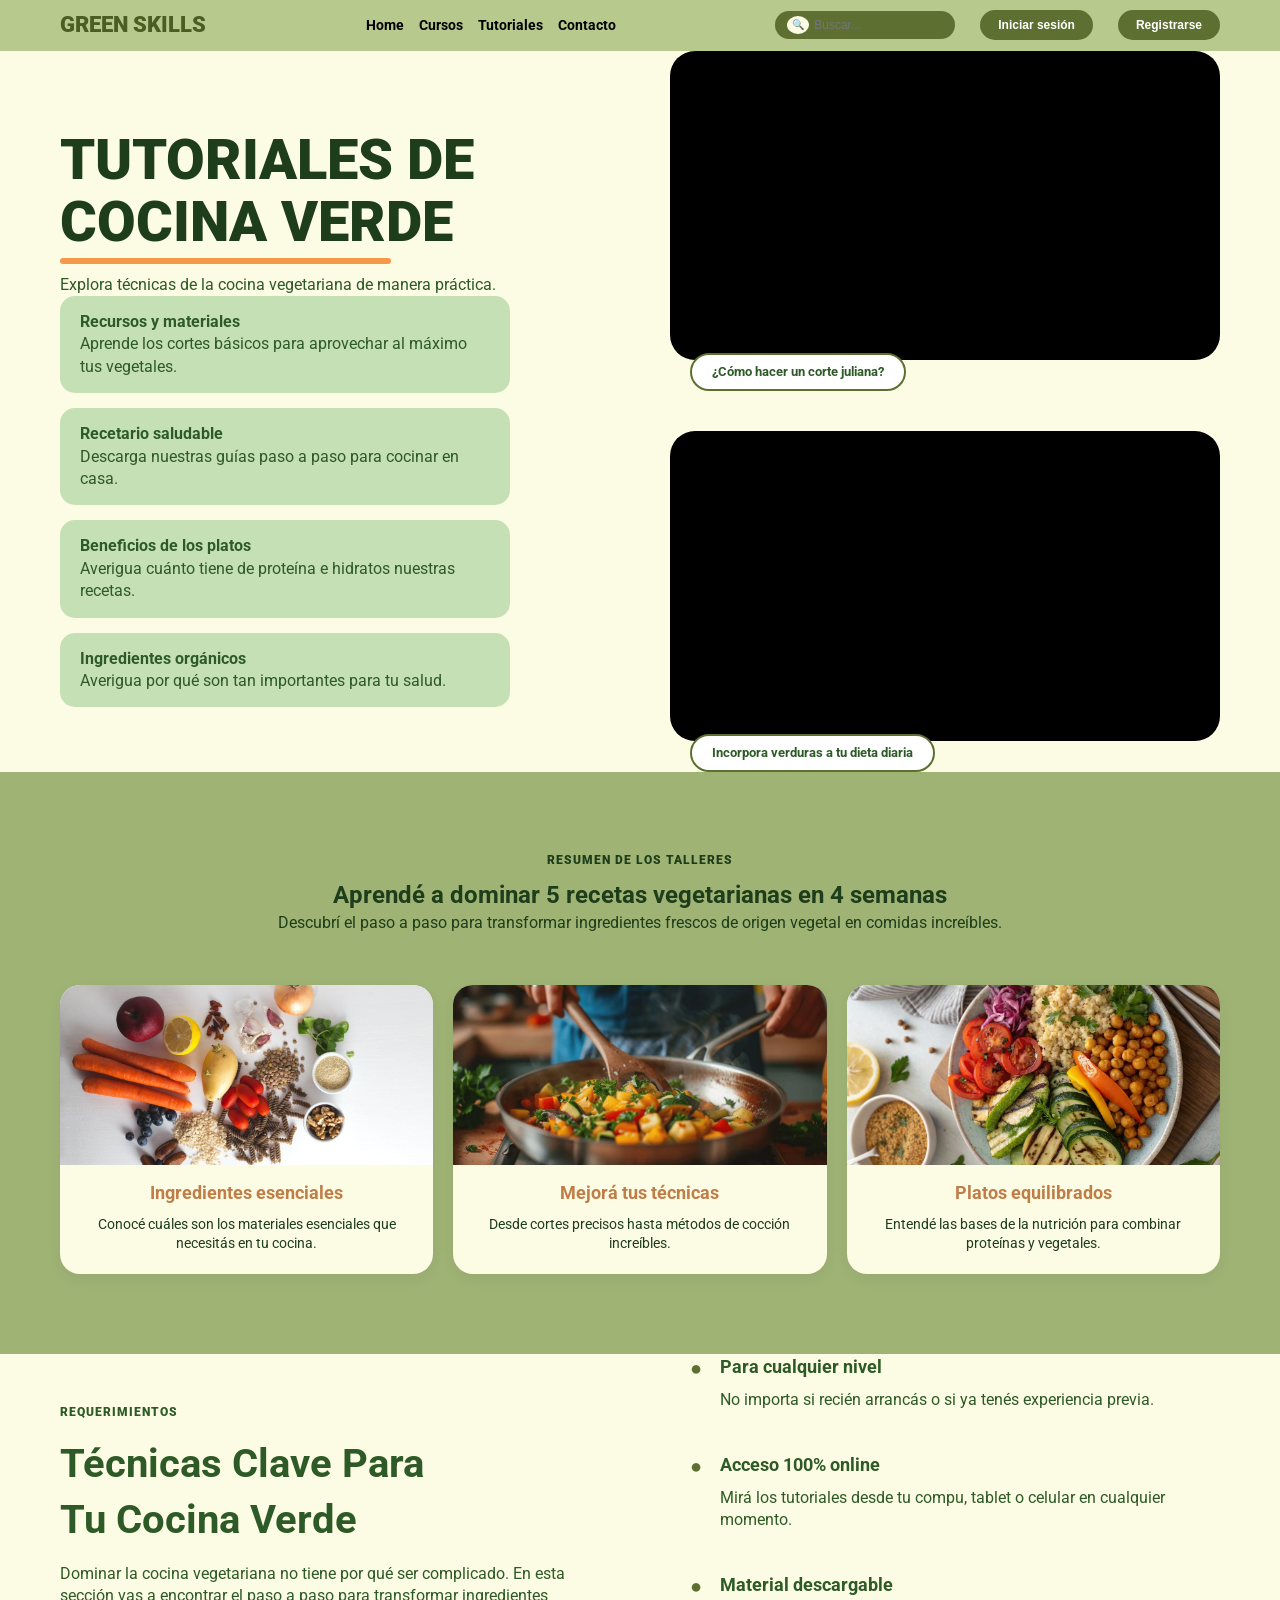
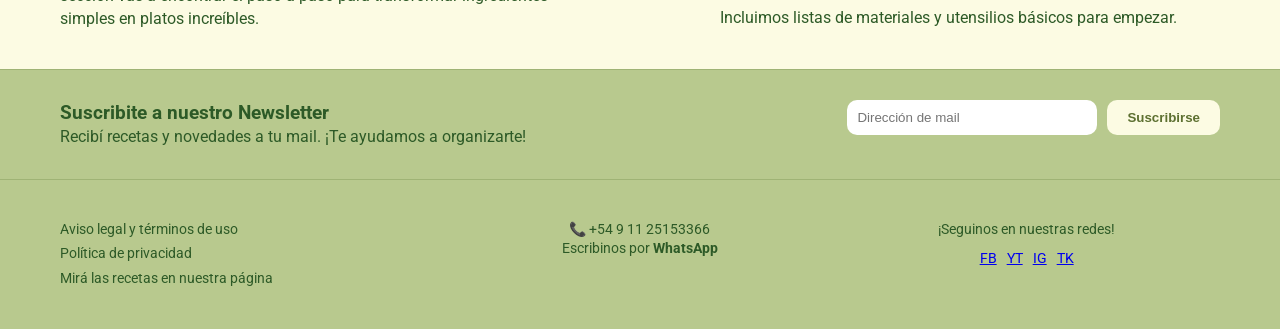
<file: tutoriales.html>
<!DOCTYPE html>
<html lang="es">
<head>
    <meta charset="UTF-8">
    <meta name="viewport" content="width=device-width, initial-scale=1.0">
    <title>Green Skills - Tutoriales</title>
    <link rel="preconnect" href="https://fonts.googleapis.com">
    <link rel="preconnect" href="https://fonts.gstatic.com" crossorigin>
    <link href="https://fonts.googleapis.com/css2?family=Roboto:wght@400;700;900&display=swap" rel="stylesheet">
    <link rel="stylesheet" href="style.css">
</head>
<body>
    <header class="header-principal">
        <div class="contenedor-centrado header-flex">
            <div id="logo">
                <a href="index.html" id="logo-texto">GREEN SKILLS</a>
            </div>
            <nav id="principal">
                <ul>
                    <li><a href="index.html">Home</a></li>
                    <li><a href="cursos.html">Cursos</a></li>
                    <li><a href="tutoriales.html">Tutoriales</a></li>
                    <li><a href="contacto.html">Contacto</a></li>
                </ul>
            </nav>
            <div class="header-derecha">
                <div class="search-bar">
                    <span class="lupa">🔍</span>
                    <input type="text" placeholder="Buscar...">
                </div>
                <button class="btn-login">Iniciar sesión</button>
                <button class="btn-reg">Registrarse</button>
            </div>
        </div>
    </header>

    <main>
        <!-- SECCIÓN HERO TUTORIALES -->
        <section class="contenedor-centrado tutoriales-hero">
            <div class="hero-texto-tutoriales">
                <h1 class="titulo-subrayado">TUTORIALES DE <br>COCINA VERDE</h1>
                <p class="bajada-hero">Explora técnicas de la cocina vegetariana de manera práctica.</p>
                
                <div class="lista-recursos-v">
                    <article class="pildora-recurso">
                        <strong>Recursos y materiales</strong>
                        <p>Aprende los cortes básicos para aprovechar al máximo tus vegetales.</p>
                    </article>
                    <article class="pildora-recurso">
                        <strong>Recetario saludable</strong>
                        <p>Descarga nuestras guías paso a paso para cocinar en casa.</p>
                    </article>
                    <article class="pildora-recurso">
                        <strong>Beneficios de los platos</strong>
                        <p>Averigua cuánto tiene de proteína e hidratos nuestras recetas.</p>
                    </article>
                    <article class="pildora-recurso">
                        <strong>Ingredientes orgánicos</strong>
                        <p>Averigua por qué son tan importantes para tu salud.</p>
                    </article>
                </div>
            </div>

            <div class="hero-videos">
                <div class="video-card">
                    <div class="video-placeholder">
                        <iframe src="https://www.youtube.com/embed/Tx3xoCThDbE" frameborder="0" allowfullscreen></iframe>
                    </div>
                    <div class="video-caption">¿Cómo hacer un corte juliana?</div>
                </div>
                <div class="video-card">
                    <div class="video-placeholder"> 
                        <iframe src="https://www.youtube.com/embed/dYV2wW9XZAc" frameborder="0" allowfullscreen></iframe>
                    </div>
                    <div class="video-caption">Incorpora verduras a tu dieta diaria</div>
                </div>
            </div>
        </section>

        <!-- SECCIÓN RESUMEN (FONDO VERDE) -->
        <section class="resumen-talleres">
            <div class="contenedor-centrado">
                <div class="resumen-encabezado">
                    <span class="tagline">Resumen de los talleres</span>
                    <h2>Aprendé a dominar 5 recetas vegetarianas en 4 semanas</h2>
                    <p>Descubrí el paso a paso para transformar ingredientes frescos de origen vegetal en comidas increíbles.</p>
                </div>
                
                <div class="grilla-recetas">
                    <article class="tarjeta-receta">
                        <img src="fotos/ingredientes.jpeg" alt="Ingredientes">
                        <h3>Ingredientes esenciales</h3>
                        <p>Conocé cuáles son los materiales esenciales que necesitás en tu cocina.</p>
                    </article>
                    <article class="tarjeta-receta">
                        <img src="fotos/tecnicascocina.jpg" alt="Técnicas">
                        <h3>Mejorá tus técnicas</h3>
                        <p>Desde cortes precisos hasta métodos de cocción increíbles.</p>
                    </article>
                    <article class="tarjeta-receta">
                        <img src="fotos/platosaludable.jpg" alt="Platos">
                        <h3>Platos equilibrados</h3>
                        <p>Entendé las bases de la nutrición para combinar proteínas y vegetales.</p>
                    </article>
                </div>
            </div>
        </section>

        <!-- SECCIÓN REQUERIMIENTOS -->
        <section class="contenedor-centrado requerimientos-seccion">
            <div class="requerimientos-grid">
                <div class="req-texto-izq">
                    <span class="tagline">Requerimientos</span>
                    <h2>Técnicas Clave Para <br>Tu Cocina Verde</h2>
                    <p>Dominar la cocina vegetariana no tiene por qué ser complicado. En esta sección vas a encontrar el paso a paso para transformar ingredientes simples en platos increíbles.</p>
                </div>
                <div class="req-lista-der">
                    <div class="req-item">
                        <h3>Para cualquier nivel</h3>
                        <p>No importa si recién arrancás o si ya tenés experiencia previa.</p>
                    </div>
                    <div class="req-item">
                        <h3>Acceso 100% online</h3>
                        <p>Mirá los tutoriales desde tu compu, tablet o celular en cualquier momento.</p>
                    </div>
                    <div class="req-item">
                        <h3>Material descargable</h3>
                        <p>Incluimos listas de materiales y utensilios básicos para empezar.</p>
                    </div>
                </div>
            </div>
        </section>
    </main>

    <footer class="footer-total">
    <div class="newsletter">
        <div class="contenedor-centrado news-flex">
            <div class="texto-news">
                <h3>Suscribite a nuestro Newsletter</h3>
                <p>Recibí recetas y novedades a tu mail. ¡Te ayudamos a organizarte!</p>
            </div>
            <div class="input-group">
                <input type="email" id="email-input" placeholder="Dirección de mail" aria-label="Correo electrónico">
                <button id="btn-suscribir" class="btn-footer">Suscribirse</button>
            </div>
            <p id="msg-feedback" style="display: none; margin-top: 10px;"></p>
        </div>
    </div>

    <div class="footer-datos">
        <div class="contenedor-centrado footer-grid">
            <div class="footer-links">
                <a href="#">Aviso legal y términos de uso</a>
                <a href="#">Política de privacidad</a>
                <a href="#">Mirá las recetas en nuestra página</a>
            </div>
            <div class="footer-contacto">
                <p>📞 +54 9 11 25153366</p>
                <p>Escribinos por <strong>WhatsApp</strong></p>
            </div>
            <div class="footer-redes">
                <p>¡Seguinos en nuestras redes!</p>
                <div class="iconos-redes">
                    <a href="https://www.facebook.com/EasyVeggieIdeas/">FB</a> 
                    <a href="https://www.youtube.com/@vidavegana">YT</a> 
                    <a href="https://www.instagram.com/vegan/">IG</a> 
                    <a href="https://www.tiktok.com/@feedyoursoul____?_r=1&_t=ZT-967Yb3nEdzh">TK</a>
                </div>
            </div>
        </div>
    </div>
</footer>

<script src="main.js"></script>
</file>
<file: style.css>
/* --- 1. CONFIGURACIÓN BASE --- */
* { 
    box-sizing: border-box; 
    margin: 0; 
    padding: 0; 
}
body { 
    font-family: 'Roboto', sans-serif; 
    background-color: #fcfbe3; 
    color: #2d5a27; 
    line-height: 1.4; 
}

.contenedor-centrado { 
    max-width: 1200px; 
    margin: 0 auto; 
    padding: 0 20px; 
}

/* --- 2. HEADER Y NAVEGACIÓN --- */
.header-principal { 
    background-color: #b8c98e; 
    padding: 10px 0; 
}

.header-flex { 
    display: flex; 
    justify-content: space-between; 
    align-items: center; 
}

#logo-texto { 
    font-weight: 900; 
    font-size: 22px; 
    color: #4a5d23; 
    text-decoration: none; /* Sin subrayado porque ahora es un link */
}

.header-derecha { 
    display: flex; 
    align-items: center; 
    gap: 20px; 
}

nav ul { 
    display: flex; 
    list-style: none; 
    gap: 15px; 
}

nav a { 
    text-decoration: none; 
    color: #000; 
    font-weight: bold; 
    font-size: 14px; 
}

.search-bar { 
    background: #5d7031; 
    border-radius: 20px; 
    padding: 5px 12px; 
    display: flex; 
    align-items: center; 
    width: 180px; 
}

.search-bar input { 
    background: transparent; 
    border: none; 
    color: white; 
    width: 100%; 
    outline: none; 
    font-size: 12px; 
}

.lupa { 
    background: #fcfbe3; 
    border-radius: 50%; 
    padding: 2px 5px; 
    margin-right: 5px; 
    font-size: 10px; 
}

.btn-login, .btn-reg { 
    background: #5d7031; 
    color: white; 
    border: none; 
    padding: 8px 18px; 
    border-radius: 20px; 
    font-weight: bold; 
    cursor: pointer; 
    font-size: 12px; 
}

/* --- 3. SECCIÓN HERO --- */
.seccion-hero { 
    padding: 60px 0; 
    position: relative; 
}

.hero-flex { 
    display: flex; 
    align-items: center; 
    justify-content: space-between; 
}

.hero-texto { 
    max-width: 400px; 
}

.hero-texto h1 { 
    font-size: 3.5rem; 
    color: #1e3d1a; 
    line-height: 1; 
    margin-bottom: 20px; 
}

.hero-texto h1 span { 
    color: #5d7031; 
}

.hero-texto p { 
    margin-bottom: 25px; 
    font-size: 16px; 
}

.boton-principal { 
    background: #5d7031; 
    color: white; 
    text-decoration: none; 
    padding: 12px 25px; 
    border-radius: 25px; 
    font-weight: bold; 
}

.hero-visual { 
    display: flex; 
    align-items: center; 
    position: relative; 
}

.cuadro-beneficios { 
    background: #c5e0b4; 
    /* Cambiamos el padding derecho de 60px a 110px para empujar el texto */
    padding: 30px 110px 30px 30px; 
    border-radius: 30px; 
    z-index: 1; 
    /* Aumentamos un poco el ancho mínimo para que entre todo bien */
    min-width: 280px; 
}

.cuadro-beneficios h3 { 
    margin-bottom: 10px; 
    font-size: 18px; 
}

.cuadro-beneficios ul { 
    list-style: none; 
    font-size: 14px; 
}

.cuadro-beneficios li::before { 
    content: "• "; 
    color: #1e3d1a; 
    font-weight: bold; 
}

.plato-overlap { 
    width: 380px; 
    height: 380px; 
    border-radius: 50%; 
    object-fit: cover; 
    /* Cambiamos de -100px a -60px para mover el plato a la derecha */
    margin-left: -60px; 
    z-index: 2; 
    /* La línea del box-shadow fue eliminada para sacar la sombra */
}

/* --- 4. SECCIÓN RECURSOS --- */
.seccion-recursos { 
    background-color: #b8c98e; 
    padding: 40px 0; 
}

.recursos-flex { 
    display: flex; 
    justify-content: space-between; 
    align-items: center; 
}

.pildora-oscura { 
    background: #5d7031; 
    color: white; 
    border: none; 
    padding: 15px 30px; 
    border-radius: 12px; 
    font-weight: bold; 
    font-size: 18px; 
    cursor: pointer; 
}

.botones-recursos { 
    display: flex; 
    gap: 15px; 
}

/* --- 5. TALLERES Y CHARLAS --- */
.seccion-talleres { 
    padding: 60px 0; 
}

.talleres-layout { 
    display: grid; 
    grid-template-columns: 250px 1fr; 
    gap: 40px; 
}

.item-fecha { 
    margin-bottom: 20px; 
    border-left: 3px solid #f2994a; 
    padding-left: 10px; 
}

.item-fecha strong { 
    color: #f2994a; 
    font-size: 20px; 
    display: block; 
}

.grilla-talleres { 
    display: flex; 
    gap: 20px; 
}

.tarjeta-taller { 
    background: #e2efd9; 
    border-radius: 40px 40px 15px 15px; 
    padding: 0 0 20px 0; 
    text-align: center; 
    flex: 1; 
}

.tarjeta-taller img { 
    width: 100%; 
    height: 150px; 
    object-fit: cover; 
    border-radius: 40px 40px 0 0; 
    margin-bottom: 10px; 
}

.tarjeta-taller h3 { 
    font-size: 16px; 
    padding: 0 10px; 
}

.tarjeta-taller p { 
    font-size: 12px; 
    padding: 5px 15px; 
}

/* --- 6. JUEGOS --- */
.seccion-juegos { 
    padding: 60px 0; 
    text-align: center; 
}

.titulo-juegos h2 span { 
    color: #f2994a; 
}

.grilla-juegos { 
    display: grid; 
    grid-template-columns: repeat(4, 1fr); 
    gap: 20px; 
    margin-top: 40px; 
}

.tarjeta-juego { 
    background: #c5e0b4; 
    border-radius: 15px; 
    padding: 15px; 
    text-align: left; 
}

/* Corrección de Figure (antes img-container) */
figure { 
    height: 150px; 
    overflow: hidden; 
    border-radius: 10px; 
    margin-bottom: 10px; 
}

figure img { 
    width: 100%; 
    height: 100%; 
    object-fit: cover; 
}

.tarjeta-juego h4 { 
    font-size: 16px; 
    margin-bottom: 10px; 
}

.tarjeta-juego p { 
    font-size: 13px; 
    margin-bottom: 15px; 
    min-height: 50px; 
}

.tarjeta-juego a { 
    text-decoration: none; 
    color: #2d5a27; 
    font-weight: bold; 
    font-size: 11px; 
}

/* --- 7. FOOTER --- */
.newsletter { 
    background-color: #b8c98e; 
    padding: 30px 0; 
    border-top: 1px solid #9fb375; 
}

.news-flex { 
    display: flex; 
    justify-content: space-between; 
    align-items: center; 
}

.input-group { 
    display: flex; 
    gap: 10px; 
}

.input-group input { 
    padding: 10px; 
    border-radius: 10px; 
    border: none; 
    width: 250px; 
}

.btn-footer { 
    background: #fcfbe3; 
    border: none; 
    padding: 10px 20px; 
    border-radius: 10px; 
    font-weight: bold; 
    cursor: pointer; 
    color: #5d7031; 
}

.footer-datos { 
    background-color: #b8c98e; 
    padding: 40px 0; 
    border-top: 1px solid #9fb375; 
    font-size: 14px; 
}

.footer-grid { 
    display: grid; 
    grid-template-columns: repeat(3, 1fr); 
    text-align: center; 
}

.footer-links { 
    display: flex; 
    flex-direction: column; 
    text-align: left; 
    gap: 5px; 
}

.footer-links a { 
    text-decoration: none; 
    color: #2d5a27; 
}

.footer-redes .iconos-redes { 
    display: flex; 
    justify-content: center; 
    gap: 10px; 
    margin-top: 10px; 
}

/* --- ESTILOS ESPECÍFICOS CONTACTO --- */

.hero-contacto-img {
    width: 100%;
    height: 300px;
    overflow: hidden;
}

.hero-contacto-img img {
    width: 100%;
    height: 100%;
    object-fit: cover;
    opacity: 0.8;
}

.titulo-contacto {
    font-size: 2.5rem;
    margin-bottom: 10px;
}

.bajada-contacto {
    margin-bottom: 40px;
    font-size: 1.1rem;
}

/* Bloques de información con iconos circulares */
.info-bloque {
    display: flex;
    align-items: center;
    gap: 15px;
    margin-bottom: 25px;
}

.icono-circular {
    background-color: #f2994a;
    width: 50px;
    height: 50px;
    border-radius: 50%;
    display: flex;
    justify-content: center;
    align-items: center;
    color: white;
    font-size: 20px;
    flex-shrink: 0;
}

.texto-bloque strong {
    display: block;
    font-size: 16px;
}

/* Redes en sección contacto */
.redes-contacto {
    margin-top: 40px;
}

.iconos-redes-naranja {
    display: flex;
    gap: 10px;
    margin-top: 10px;
}

.circulo-red {
    background-color: #f2994a;
    color: white;
    width: 35px;
    height: 35px;
    border-radius: 50%;
    display: flex;
    justify-content: center;
    align-items: center;
    font-weight: bold;
}

/* Formulario */
.subrayado-naranja {
    font-size: 2rem;
    margin-bottom: 30px;
    position: relative;
    display: inline-block;
}

.subrayado-naranja::after {
    content: "";
    position: absolute;
    left: 0;
    bottom: -5px;
    width: 100%;
    height: 4px;
    background-color: #f2994a;
    border-radius: 2px;
}

.campo input, .campo textarea {
    border: 2px solid #b8c98e;
    background-color: white;
    border-radius: 12px;
    padding: 12px;
}

/* Mapa */
.mapa-seccion {
    text-align: center;
    margin: 60px 0;
}

.encabezado-mapa {
    margin-bottom: 20px;
}

.encabezado-mapa h2 {
    color: #4a5d23;
    font-size: 1.8rem;
}

.contenedor-mapa {
    border: 15px solid white;
    border-radius: 20px;
    box-shadow: 0 10px 30px rgba(0,0,0,0.1);
    overflow: hidden;
}

/* Footer Final Verde */
.footer-final-verde {
    background-color: #b8c98e;
    padding: 40px 0;
    font-size: 13px;
    color: #2d5a27;
}

.grid-footer-final {
    display: grid;
    grid-template-columns: 1fr 1fr 1fr;
    gap: 40px;
    align-items: start;
}

.links-legales {
    display: flex;
    flex-direction: column;
    gap: 8px;
}

.links-legales a {
    text-decoration: none;
    color: #2d5a27;
}

.contacto-central {
    text-align: center;
}

.redes-finales {
    text-align: right;
}

.iconos-sociales {
    display: flex;
    justify-content: flex-end;
    gap: 15px;
    margin-top: 10px;
    font-size: 20px;
}
/* --- ESTILOS CURSOS.HTML --- */

/* 1. Sección superior de Cursos */
.seccion-cursos-grilla {
    background-color: #e2efd9; /* Verde muy clarito del fondo */
    padding: 60px 0;
}

.titulo-cursos {
    font-size: 2.5rem;
    color: #2d5a27;
    margin-bottom: 40px;
    line-height: 1.1;
}

.grilla-cards-cursos {
    display: grid;
    grid-template-columns: repeat(3, 1fr);
    gap: 30px;
}

.card-curso {
    background-color: #b8c98e; /* Verde de la card */
    border-radius: 20px;
    overflow: hidden;
    padding: 15px;
}

.card-curso img {
    width: 100%;
    height: 200px;
    object-fit: cover;
    border-radius: 15px;
}

.card-info h3 {
    color: white;
    margin: 15px 0 10px 0;
    font-size: 1.2rem;
}

.card-info p {
    color: white;
    font-size: 0.9rem;
    margin-bottom: 5px;
}

/* 2. Sección Chefs */
.seccion-chefs {
    background-color: #fcfbe3; /* Crema */
    padding: 80px 0;
    text-align: center;
}

.chefs-encabezado h2 {
    font-size: 2.2rem;
}

.chefs-encabezado span {
    color: #f2994a; /* Naranja */
}

.subtitulo-chefs {
    font-weight: bold;
    margin-top: 10px;
}

.grilla-chefs {
    display: grid;
    grid-template-columns: repeat(3, 1fr);
    gap: 40px;
    margin-top: 50px;
}

.card-chef img {
    width: 100%;
    border-radius: 30px;
    margin-bottom: 15px;
}

.card-chef h4 {
    font-size: 1.2rem;
    margin-bottom: 5px;
}

.card-chef span {
    color: #666;
    font-size: 0.9rem;
}

.slider-controls {
    display: flex;
    justify-content: center;
    align-items: center;
    gap: 20px;
    margin-top: 40px;
}

.barra-progreso {
    width: 100px;
    height: 4px;
    background-color: #9fb375;
    border-radius: 2px;
}

/* 3. Sección Recetas Destacadas */
.recetas-destacadas-banner {
    background-image: url('fotos/fondo-vegetales.jpg'); /* Imagen de fondo con opacidad */
    background-size: cover;
    background-position: center;
    padding: 80px 0;
    position: relative;
    background-color: rgba(226, 239, 217, 0.9); /* Capa verde encima */
    background-blend-mode: overlay;
}

.flex-recetas {
    display: flex;
    justify-content: space-between;
    align-items: flex-start;
    margin-bottom: 50px;
}

.texto-recetas h2 {
    font-size: 2.5rem;
}

.texto-recetas span {
    color: #f2994a;
}

.btn-explorar-out {
    border: 1px solid #5d7031;
    padding: 10px 30px;
    border-radius: 20px;
    text-decoration: none;
    color: #2d5a27;
    font-weight: bold;
    font-size: 0.8rem;
}

.grilla-platos-circulares {
    display: grid;
    grid-template-columns: repeat(3, 1fr);
    gap: 20px;
}

.grilla-platos-circulares img {
    width: 100%;
    border-radius: 50%;
    transition: transform 0.3s;
}

.grilla-platos-circulares img:hover {
    transform: scale(1.05);
}
/* --- ESTILOS CURSOS (BASADO EN JPG) --- */

.seccion-cursos-v2 {
    background-color: #d8e6c4; /* Verde claro de fondo */
    padding: 100px 0;
}

.titulo-principal-cursos {
    font-size: 3rem;
    font-weight: 900; /* Roboto Black */
    color: #1e3d1a;
    line-height: 1.1;
    margin-bottom: 60px;
}

.grilla-cursos-v2 {
    display: grid;
    grid-template-columns: repeat(3, 1fr);
    gap: 40px;
}

.card-v2 {
    background-color: #b3c691; /* Verde oliva de la tarjeta */
    border-radius: 30px;
    padding: 20px;
}

.card-v2 img {
    width: 100%;
    height: 220px;
    object-fit: cover;
    border-radius: 20px;
    margin-bottom: 20px;
}

.card-v2-contenido h3 {
    color: white;
    font-size: 1.4rem;
    font-weight: 700;
    margin-bottom: 15px;
}

.card-v2-contenido p {
    color: white;
    font-size: 0.95rem;
    margin-bottom: 5px;
}

/* --- SECCIÓN CHEFS --- */

.seccion-chefs-v2 {
    background-color: #fdfbe2; /* Fondo crema */
    padding: 100px 0;
    text-align: center;
}

.encabezado-v2 h2 {
    font-size: 2.8rem;
    font-weight: 900;
    color: #1e3d1a;
}

.encabezado-v2 .naranja {
    color: #d98e52; /* Naranja madera */
}

.encabezado-v2 .negrita {
    font-weight: bold;
    margin: 20px 0 5px 0;
}

.grilla-chefs-v2 {
    display: grid;
    grid-template-columns: repeat(3, 1fr);
    gap: 50px;
    margin-top: 60px;
}

.chef-item img {
    width: 100%;
    border-radius: 40px;
    margin-bottom: 20px;
}

.chef-item h4 {
    font-size: 1.5rem;
    font-weight: 700;
    margin-bottom: 5px;
}

.controles-v2 {
    display: flex;
    justify-content: center;
    align-items: center;
    gap: 15px;
    margin-top: 50px;
}

.linea-progreso {
    width: 60px;
    height: 4px;
    background-color: #a4b67d;
    border-radius: 10px;
}
/* --- SECCIÓN GUÍAS DE COCINA (DISEÑO JPG) --- */

.seccion-guias {
    padding: 80px 20px;
    background-color: #fcfbe3; /* Fondo crema base */
}

.receta-card {
    display: flex;
    align-items: center;
    justify-content: space-between;
    gap: 40px;
    margin-bottom: 60px;
    position: relative;
}

/* Efecto Zig-Zag */
.receta-card.inversa {
    flex-direction: row-reverse;
    text-align: right;
}

/* Títulos Principales */
.receta-titulo {
    font-size: 2.8rem;
    color: #1e3d1a;
    margin-top: 30px;
    margin-bottom: 30px;
    font-weight: 700;
}

.receta-titulo span {
    color: #b8c98e; /* Verde claro del texto */
}

/* Subtítulos Naranjas/Marrón */
.subtitulo-icono {
    color: #c07d48; 
    font-size: 1.3rem;
    font-weight: 900;
    margin-bottom: 8px;
    display: flex;
    align-items: center;
    gap: 10px;
}

.receta-card.inversa .subtitulo-icono {
    justify-content: flex-end;
}

.emoji {
    font-size: 1.5rem;
    filter: sepia(1) saturate(2) hue-rotate(330deg); /* Ajuste de color para los emojis */
}

.receta-info {
    margin-bottom: 25px;
}

.receta-info p {
    font-size: 16px;
    color: #2d5a27;
    max-width: 550px;
}

/* Listas de pasos */
.lista-pasos {
    list-style: none;
    padding: 0;
}

.lista-pasos li {
    margin-bottom: 8px;
    font-size: 16px;
    position: relative;
    padding-left: 20px;
}

/* Bullets personalizados */
.receta-card:not(.inversa) .lista-pasos li::before {
    content: "•";
    position: absolute;
    left: 0;
    color: #000;
    font-weight: bold;
}

.receta-card.inversa .lista-pasos li {
    padding-left: 0;
    padding-right: 20px;
}

.receta-card.inversa .lista-pasos li::after {
    content: "•";
    position: absolute;
    right: 0;
    color: #000;
    font-weight: bold;
}

/* --- PARTE VISUAL (EL PLATO Y LA MANCHA VERDE) --- */

.receta-visual {
    position: relative;
    flex: 1;
    display: flex;
    justify-content: center;
    align-items: center;
}

/* La forma verde redondeada de fondo */
.forma-fondo {
    position: absolute;
    width: 120%;
    height: 90%;
    background-color: #e2efd9; /* Verde muy suave */
    z-index: 1;
    border-radius: 60px 200px 100px 150px; /* Forma orgánica */
}

.receta-card.inversa .forma-fondo {
    border-radius: 200px 60px 150px 100px;
    left: -10%;
}

.marco-circular {
    position: relative;
    z-index: 2;
    width: 350px;
    height: 350px;
}

.marco-circular img {
    width: 100%;
    height: 100%;
    object-fit: cover;
    border-radius: 50%;
    border: 12px solid white; /* El borde blanco grueso */
    box-shadow: 0 10px 25px rgba(0,0,0,0.1);
}

/* Separador horizontal fino */
.separador-receta {
    border: 0;
    height: 1.5px;
    background-color: #c07d48;
    width: 400px;
    margin: 60px auto;
    opacity: 0.4;
}

/* Responsive básico */
@media (max-width: 900px) {
    .receta-card, .receta-card.inversa {
        flex-direction: column;
        text-align: center;
    }
    .receta-card.inversa .subtitulo-icono { justify-content: center; }
    .marco-circular { width: 280px; height: 280px; }
}
/* =========================================
   ESTILOS ESPECÍFICOS CURSOS (BASADO EN JPG)
   ========================================= */

/* SECCIÓN CURSOS */
.seccion-cursos-v2 {
    background-color: #d8e6c4; /* El verde suave de fondo del JPG */
    padding: 80px 0;
}

.titulo-principal-cursos {
    font-size: 3rem;
    font-weight: 900;
    color: #1e3d1a;
    line-height: 1;
    margin-bottom: 50px;
}

.grilla-cursos-v2 {
    display: grid;
    grid-template-columns: repeat(3, 1fr);
    gap: 30px;
}

.card-v2 {
    background-color: #b3c691; /* El verde oliva de las cards */
    border-radius: 25px;
    padding: 15px;
    transition: transform 0.3s ease;
}

.card-v2:hover { transform: translateY(-5px); }

.card-v2 img {
    width: 100%;
    height: 220px;
    object-fit: cover;
    border-radius: 20px;
}

.card-v2-contenido h3 {
    color: #fcfbe3;
    font-size: 1.3rem;
    margin: 15px 0 10px;
}

.card-v2-contenido p {
    color: #fcfbe3;
    font-size: 0.9rem;
    margin-bottom: 5px;
    display: flex;
    align-items: center;
    gap: 10px;
}

/* SECCIÓN CHEFS */
.seccion-chefs-v2 {
    background-color: #fcfbe3; /* Crema */
    padding: 80px 0;
}

.encabezado-v2 h2 {
    font-size: 2.8rem;
    font-weight: 900;
    color: #1e3d1a;
}

.encabezado-v2 .naranja {
    color: #d98e52; /* El naranja del diseño */
}

.puesto-chef {
    color: #888;
    font-style: italic;
    margin-bottom: 10px;
}

.desc-chef {
    font-size: 0.9rem;
    padding: 0 10px;
    line-height: 1.5;
}

.chef-item img {
    width: 100%;
    border-radius: 40px;
    margin-bottom: 15px;
    box-shadow: 0 10px 20px rgba(0,0,0,0.05);
}

/* SECCIÓN RECETAS DESTACADAS */
.recetas-destacadas-v2 {
    background-color: #d8e6c4;
    padding: 80px 0;
    /* Podés añadir un background-image sutil de vegetales aquí */
}

.flex-encabezado-recetas {
    display: flex;
    justify-content: space-between;
    align-items: flex-end;
    margin-bottom: 50px;
}

.btn-explorar-v2 {
    border: 2px solid #d98e52;
    padding: 12px 35px;
    border-radius: 25px;
    text-decoration: none;
    color: #1e3d1a;
    font-weight: 900;
    font-size: 14px;
}

.grilla-platos-v2 {
    display: grid;
    grid-template-columns: repeat(3, 1fr);
    gap: 25px;
    align-items: center; /* Asegura que todos se alineen al centro verticalmente */
}

.plato-wrap {
    width: 100%;
    aspect-ratio: 1 / 1.4; /* Esto crea la forma ovalada vertical del diseño */
    overflow: hidden;
    border-radius: 500px; /* Hace que el contenedor sea totalmente ovalado */
    border: 10px solid rgba(255, 255, 255, 0.4);
    box-shadow: 0 15px 30px rgba(0,0,0,0.1);
}

.plato-wrap img {
    width: 100%;
    height: 100%;
    object-fit: cover; /* Esto evita que la imagen se deforme al estirarse */
}

/* Slider Controls */
.controles-v2 {
    display: flex;
    justify-content: center;
    align-items: center;
    gap: 20px;
    margin-top: 50px;
}

.linea-progreso {
    width: 100px;
    height: 5px;
    background: #c5e0b4;
    border-radius: 10px;
}

.progreso-activo {
    width: 40%;
    height: 100%;
    background: #5d7031;
    border-radius: 10px;
}
/* --- AJUSTES ESPECÍFICOS TUTORIALES --- */
/* Hero Layout */
.tutoriales-hero {
    display: grid;
    grid-template-columns: 1fr 1fr;
    gap: 60px;
    padding: 190px 20px 120px 20px;
    align-items: center;
}

.titulo-subrayado {
    font-size: 3.5rem;
    font-weight: 900;
    line-height: 1;
    color: #1e3d1a;
    position: relative;
    margin-top: 30px;
    margin-bottom: 20px;
    display: inline-block;
}

.titulo-subrayado::after {
    content: "";
    position: absolute;
    left: 0;
    bottom: -10px;
    width: 80%;
    height: 6px;
    background-color: #f2994a;
    border-radius: 3px;
}

.pildora-recurso {
    background: #c5e0b4;
    padding: 15px 20px;
    border-radius: 15px;
    margin-bottom: 15px;
    max-width: 450px;
    transition: transform 0.2s;
}
.pildora-recurso:hover { transform: translateX(10px); }

.hero-videos {
    display: flex;
    flex-direction: column;
    gap: 40px;
}
.video-placeholder {
    width: 100%;
    aspect-ratio: 16 / 9;
    border-radius: 25px;
    overflow: hidden;
    background: #000;
}
/* 👇  BLOQUE MODIFICADO 👇 */
.video-placeholder iframe,
.video-placeholder video {
    width: 100% !important;   /* !important fuerza el ancho */
    height: 100% !important;  /* !important fuerza el alto */
    border: none;
    display: block;           /* Esto elimina cualquier espacio extra por debajo */
}
.video-caption {
    background: white;
    border: 2px solid #5d7031;
    padding: 8px 20px;
    border-radius: 30px;
    display: inline-block;
    margin-top: -20px;
    position: relative;
    z-index: 5;
    margin-left: 20px;
    font-weight: bold;
    font-size: 13px;
}

/* Sección Resumen (Fondo Verde) */
.resumen-talleres {
    background-color: #9fb375;
    padding: 80px 0;
    color: #1e3d1a;
}

.resumen-encabezado {
    text-align: center;
    margin-bottom: 50px;
}

.tagline {
    text-transform: uppercase;
    font-weight: 900;
    font-size: 12px;
    letter-spacing: 1px;
    display: block;
    margin-bottom: 10px;
}

.grilla-recetas {
    display: grid;
    grid-template-columns: repeat(3, 1fr);
    gap: 30px;
}

.tarjeta-receta {
    background: #fcfbe3;
    border-radius: 20px;
    overflow: hidden;
    text-align: center;
    padding-bottom: 20px;
    box-shadow: 0 5px 15px rgba(0,0,0,0.05);
}

.tarjeta-receta img {
    width: 100%;
    height: 180px;
    object-fit: cover;
}

.tarjeta-receta h3 {
    margin: 15px 0 10px;
    font-size: 18px;
    color: #c07d48; /* Color madera/naranja para títulos */
}

.tarjeta-receta p {
    padding: 0 15px;
    font-size: 14px;
}

/* Sección Requerimientos */
.requerimientos-seccion {
    padding: 100px 20px;
}

.requerimientos-grid {
    display: grid;
    grid-template-columns: 1fr 1fr;
    gap: 100px;
}

/* 👇 ESTA ES LA CLASE NUEVA QUE DEBES AGREGAR 👇 */
.req-texto-izq {
    padding-top: 50px; /* Esto forzará al texto a despegarse del techo verde */
}

.req-texto-izq h2 {
    font-size: 2.5rem;
    margin: 15px 0;
}

.req-item {
    margin-bottom: 40px;
    position: relative;
    padding-left: 30px;
}

.req-item::before {
    content: "●";
    color: #5d7031;
    position: absolute;
    left: 0;
    font-size: 20px;
}

.req-item h3 {
    font-size: 18px;
    margin-bottom: 10px;
}
/* ============================================================
   ESTILOS BASE: OPTIMIZACIÓN PARA CELULAR (MOBILE FIRST)
   ============================================================ */

/* Ajuste de contenedores y márgenes */
.contenedor-centrado {
    max-width: 100%;
    padding: 0 20px; /* Margen de seguridad en los bordes del celu */
}

/* Imágenes y elementos visuales flexibles */
img, figure, video, .plato-overlap {
    max-width: 100%;
    height: auto;
    display: block;
    margin: 0 auto;
}

/* Tipografía Adaptable */
.titulo-subrayado {
    font-size: 2.2rem; /* Más pequeño para evitar cortes en móvil */
    text-align: center;
    line-height: 1.1;
}

/* Hero y Secciones Principales (Apilado Vertical) */
.hero-flex, 
.header-flex, 
.header-derecha, 
.seccion-contacto-layout, 
.news-flex {
    display: flex;
    flex-direction: column; /* Todo uno abajo del otro */
    gap: 25px;
    align-items: center;
    text-align: center;
}

/* Cuadro de Beneficios (Eliminamos el padding excesivo de 110px) */
.cuadro-beneficios {
    width: 100%;
    min-width: auto;
    padding: 25px; /* Espaciado interno cómodo para el dedo */
    margin: 0 auto;
}

/* Grillas de Cursos, Juegos y Recetas (1 Columna) */
.grilla-cursos-v2, 
.grilla-juegos, 
.grilla-chefs-v2, 
.grilla-recetas {
    display: grid;
    grid-template-columns: 1fr; /* Una tarjeta por fila */
    gap: 20px;
}

/* ============================================================
   MEDIA QUERY: AJUSTES PARA PC (Escritorio)
   Se activa solo en pantallas de más de 1024px
   ============================================================ */
@media (min-width: 1024px) {

    .contenedor-centrado {
        max-width: 1200px; /* Volvemos al ancho de diseño original */
        margin: 0 auto;
    }

    /* Restauramos el flujo horizontal */
    .hero-flex, 
    .header-flex, 
    .seccion-contacto-layout, 
    .news-flex {
        flex-direction: row;
        text-align: left;
        align-items: flex-start;
    }

    .header-flex {
        justify-content: space-between;
        align-items: center;
    }

    .header-derecha {
        flex-direction: row;
        width: auto;
    }

    /* Tipografía para pantallas grandes */
    .titulo-subrayado {
        font-size: 3.5rem;
        text-align: left;
    }

    /* Restauramos el diseño del cuadro de beneficios original */
    .cuadro-beneficios {
        padding: 30px 110px 30px 30px;
        min-width: 280px;
    }

    /* Grillas Multi-columna */
    .grilla-cursos-v2, 
    .grilla-chefs-v2, 
    .grilla-recetas {
        grid-template-columns: repeat(3, 1fr); /* 3 columnas en PC */
    }

    .grilla-juegos {
        grid-template-columns: repeat(4, 1fr); /* 4 columnas para los iconos */
    }
}
/* ============================================================
   ADAPTACIÓN RESPONSIVE GLOBAL (CELULARES)
   ============================================================ */
@media (max-width: 768px) {
    /* 1. Romper las grillas: Pasamos todo de 2 o 3 columnas a 1 sola */
    .tutoriales-hero,
    .requerimientos-grid,
    .seccion-contacto-layout,
    .talleres-layout,
    .grilla-cursos-v2,
    .grilla-chefs-v2,
    .grilla-platos-v2,
    .grilla-recetas,
    .grid-footer-final {
        grid-template-columns: 1fr;
        gap: 40px; /* Reducimos los huecos gigantes de la versión de compu */
    }

    /* 2. Apilar elementos Flexbox: De fila (horizontal) a columna (vertical) */
    .hero-flex,
    .header-flex,
    .header-derecha,
    .news-flex,
    .grilla-talleres,
    .receta-card,
    .receta-card.inversa {
        display: flex;
        flex-direction: column;
        align-items: center; /* Centra los elementos */
        text-align: center;
        padding-top: 40px;
    }

    /* 3. Ajuste de imágenes y superposiciones para que no rompan la pantalla */
    .cuadro-beneficios {
        padding: 25px; /* Saca el padding exagerado de 110px de la compu */
        width: 100%;
        min-width: auto;
    }

    .plato-overlap {
        margin-left: 0; /* Anula el margen negativo para que el plato se centre */
        width: 100%;
        max-width: 300px; /* Evita que el plato ocupe el 100% de una pantalla chica */
        height: auto;
    }

    /* 4. Ajustar tamaños de textos gigantes */
    .titulo-subrayado,
    .receta-titulo,
    .titulo-principal-cursos,
    .hero-texto h1 {
        font-size: 2.2rem;
        line-height: 1.1;
        margin: 0;
    }

    /* Ajuste específico para el marco circular de las guías */
    .marco-circular {
        width: 280px;
        height: 280px;
    }
}
@media (max-width: 768px) {
    /* Ajustamos el hero para móvil */
    .tutoriales-hero {
        padding: 100px 20px 60px 20px; /* Reducimos el padding superior e inferior */
        gap: 30px; /* Reducimos la separación entre columnas */
    }

    /* Ajustamos el título */
    .titulo-subrayado {
        font-size: 2.5rem; /* Ajuste intermedio para que no sea diminuto */
        margin-bottom: 30px; /* Damos más espacio al margen inferior */
    }

    /* Ajustamos el subrayado naranja */
    .titulo-subrayado::after {
        bottom: -8px; /* Ajustamos la posición del subrayado */
    }

    /* Separamos el párrafo que está justo debajo del título */
    .tutoriales-hero p {
        margin-top: 15px; /* Empuja el texto hacia abajo */
    }
/* Feedback visual para el usuario */
.mensaje-exito { 
    color: #2ecc71; 
    font-weight: bold; 
} 

.mensaje-error { 
    color: #e74c3c; 
    font-weight: bold; 
}
</file>
